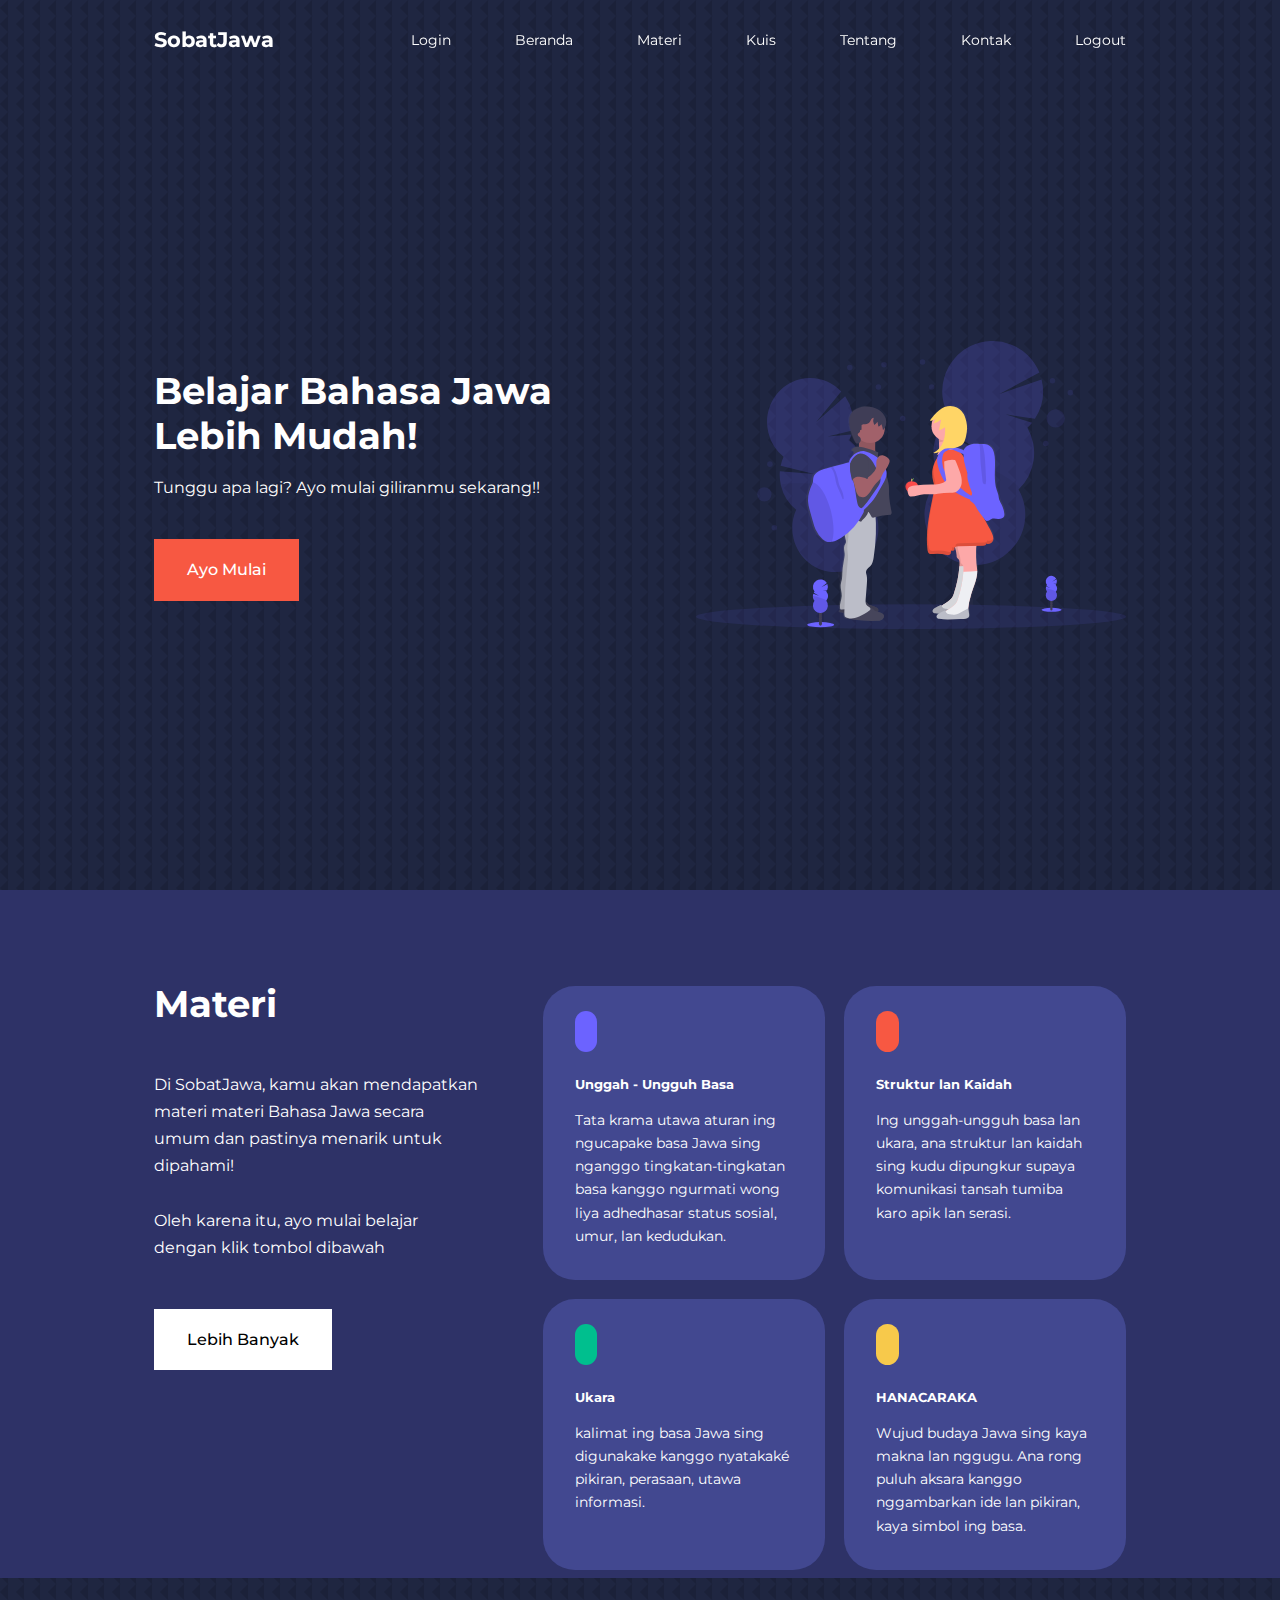
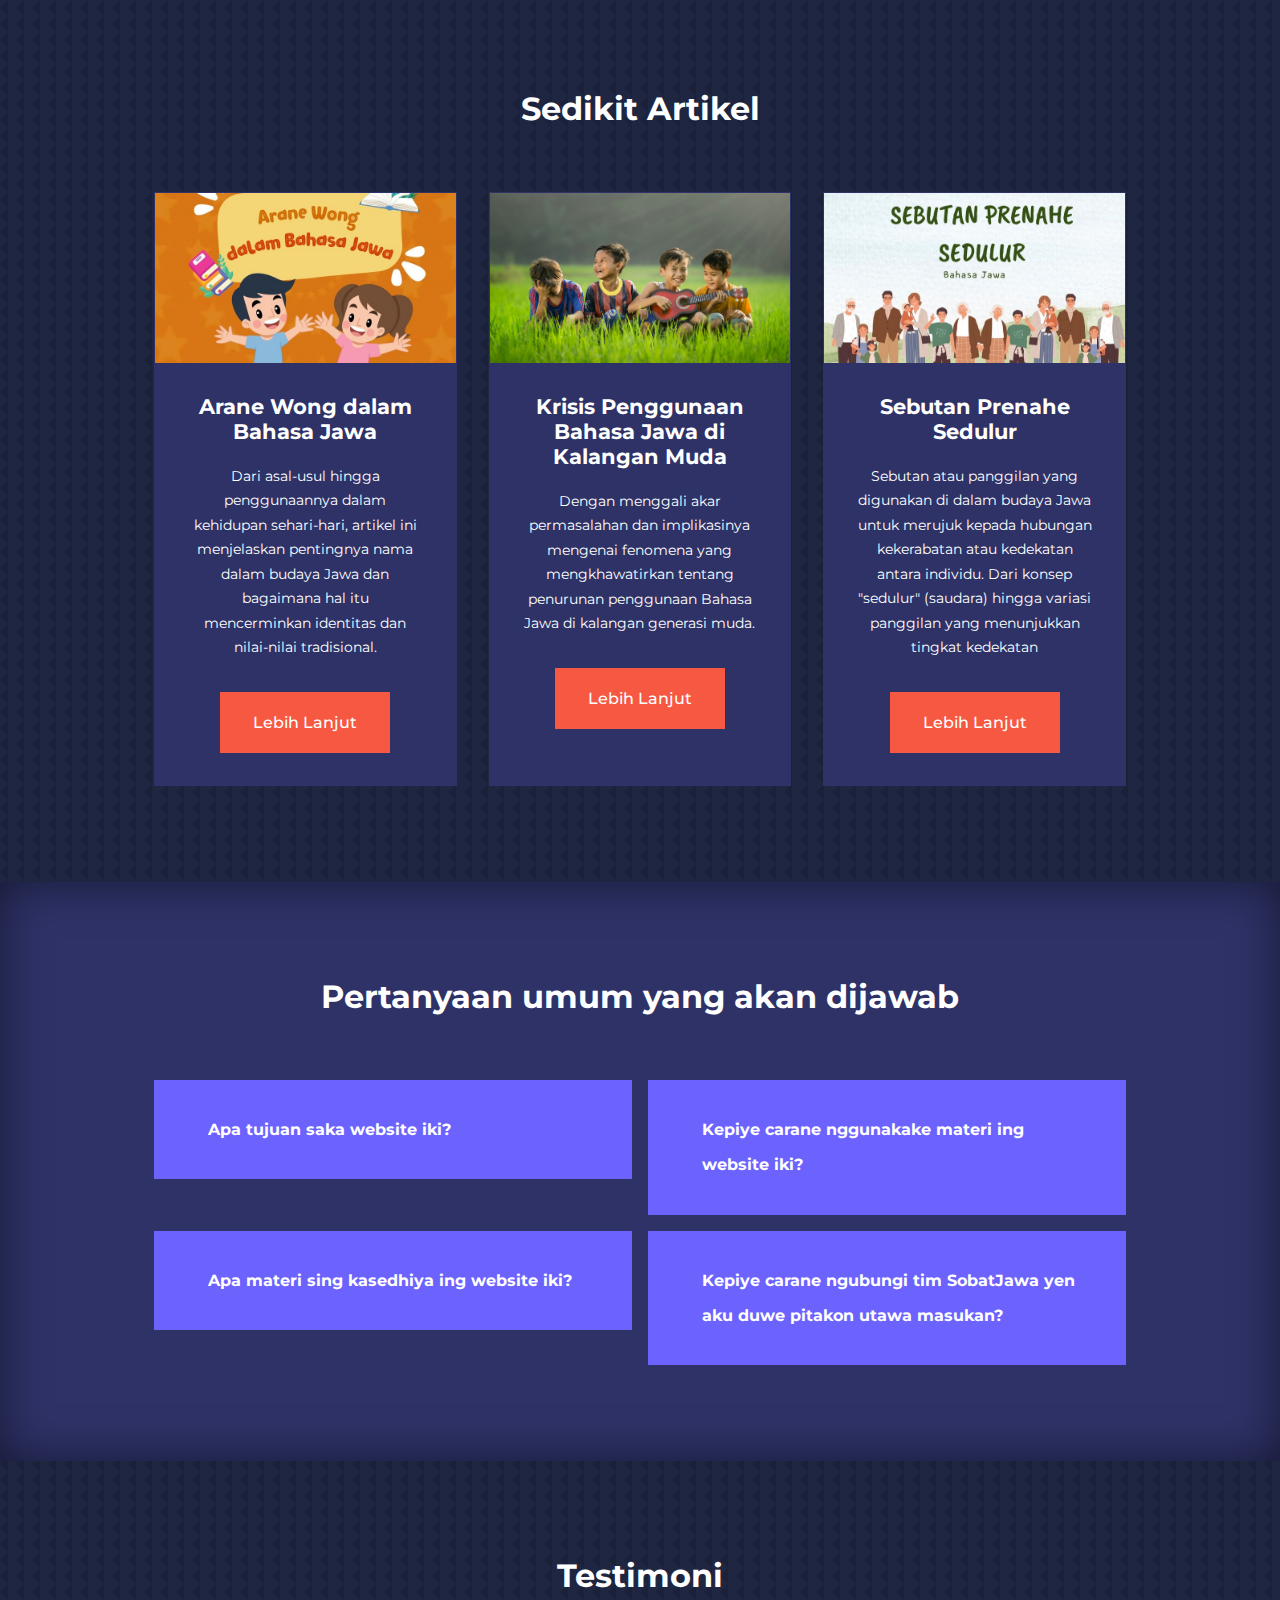
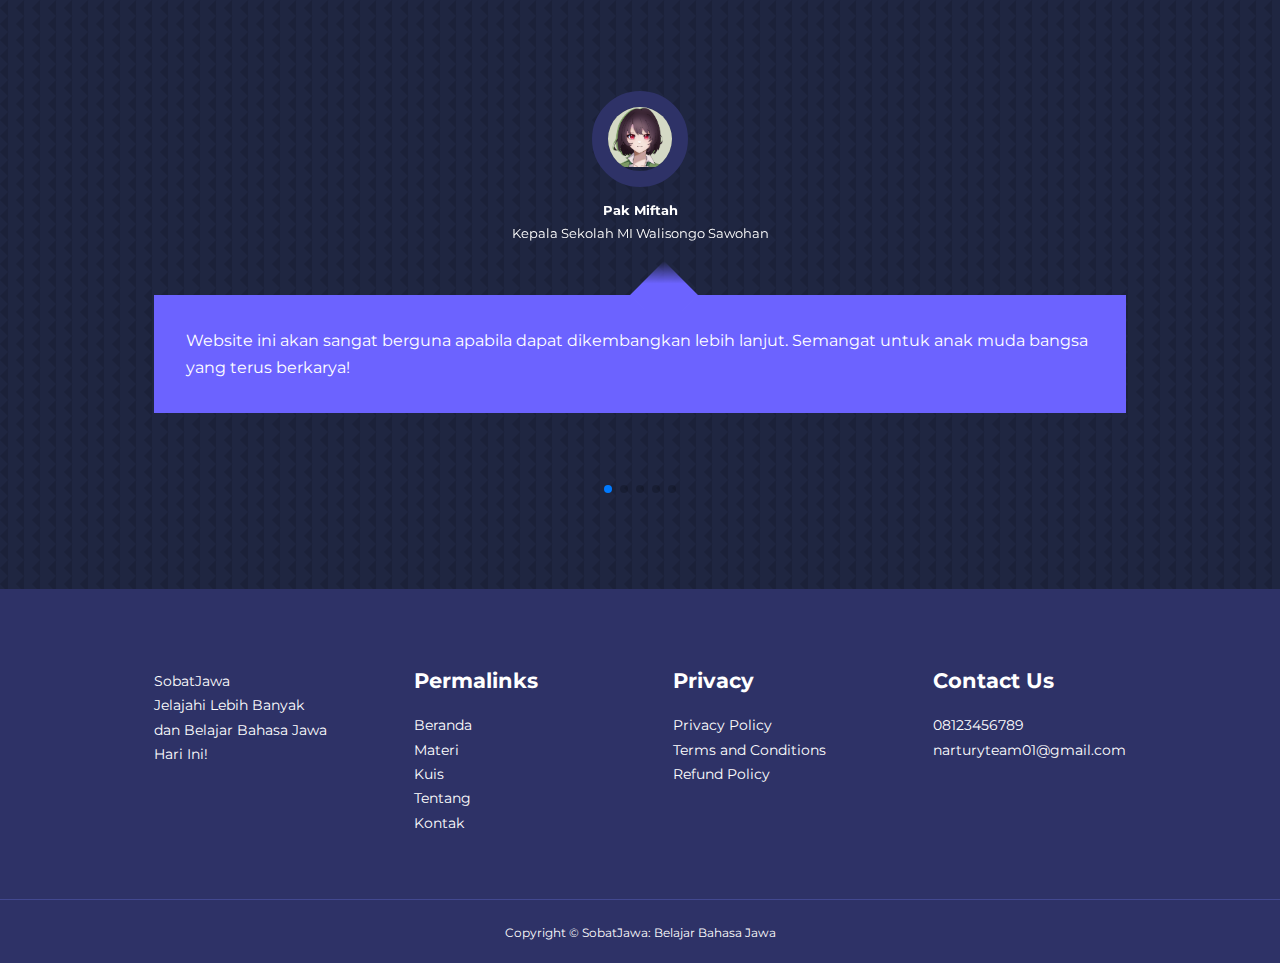
<file: index.html>
<!DOCTYPE html>
<html lang="en">
<head>
    <meta charset="UTF-8">
    <meta name="viewport" content="width=device-width, initial-scale=1.0">
    <title>SobatJawa : Belajar Bahasa Jawa</title>

    <link rel="stylesheet" href="./css/style.css">
    <!-- iconscout -->
    <link rel="stylesheet" href="https://unicons.iconscout.com/release/v4.0.8/css/line.css">
    <!-- font montserrat -->
    <link rel="preconnect" href="https://fonts.googleapis.com">
    <link rel="preconnect" href="https://fonts.gstatic.com" crossorigin>
    <link href="https://fonts.googleapis.com/css2?family=Montserrat:ital,wght@0,100..900;1,100..900&display=swap" rel="stylesheet">

    <!-- swiper js -->
    <link rel="stylesheet" href="https://cdn.jsdelivr.net/npm/swiper@11/swiper-bundle.min.css"/>

    <style>
        body {
            background-image: url("./images/bg-texture.png");
        }
    </style>


</head>
<body>

    <nav>
        <div class="container nav_container">
            <a href="index.html"><h4>SobatJawa</h4></a>
            <ul class="nav_menu" id="nav_menu">
                <li><a href="login.html">Login</a></li>
                <li><a href="index.html">Beranda</a></li>
                <li><a href="course.html">Materi</a></li>
                <li><a href="quiz.html">Kuis</a></li> 
                <li><a href="about.html">Tentang</a></li>
                <li><a href="contact.html">Kontak</a></li>
                <a href="logout.php">Logout</a>
            </ul>
            <button id="open-menu-btn"><i class="uil uil-bars"></i></button>
            <button id="close-menu-btn"><i class="uil uil-multiply"></i></button>
        </div>
    </nav>
    

    <!-- NAVBAR END -->
    
    <header>
        <div class="container header_container">
            <div class="header_left">
                <h1>Belajar Bahasa Jawa Lebih Mudah!</h1>
                <p>
                    Tunggu apa lagi? Ayo mulai giliranmu sekarang!!
                </p>
                <a href="course.html" class="btn btn-primary">Ayo Mulai</a>
            </div>

            <div class="header_right">
                <div class="header_right_image">
                    <img src="./images/header.svg" alt="">
                </div>
            </div>
        </div>
    </header>

    <section class="categories">
        <div class="container categories_container">
            <div class="categories_left">
                <h1>Materi</h1>
                <p>
                    Di SobatJawa, kamu akan mendapatkan materi materi Bahasa Jawa secara umum dan pastinya menarik untuk dipahami! <br>
                    <br>
                    Oleh karena itu, ayo mulai belajar dengan klik tombol dibawah
                </p>
                <a href="course.html" class="btn">Lebih Banyak</a>
            </div>

            <div class="categories_right">
                <article class="category">
                    <span class="category_icon"><i class="uil uil-chat"></i></span>
                    <h5>Unggah - Ungguh Basa</h5>
                    <p>Tata krama utawa aturan ing ngucapake basa Jawa sing nganggo tingkatan-tingkatan basa kanggo ngurmati wong liya adhedhasar status sosial, umur, lan kedudukan.</p>
                </article>
                
                <article class="category">
                    <span class="category_icon"><i class="uil uil-sign-alt"></i></span>
                    <h5>Struktur lan Kaidah</h5>
                    <p>Ing unggah-ungguh basa lan ukara, ana struktur lan kaidah sing kudu dipungkur supaya komunikasi tansah tumiba karo apik lan serasi.</p>
                </article>

                <article class="category">
                    <span class="category_icon"><i class="uil uil-letter-english-a"></i></i></span>
                    <h5>Ukara</h5>
                    <p>kalimat ing basa Jawa sing digunakake kanggo nyatakaké pikiran, perasaan, utawa informasi.</p>
                </article>

                <article class="category">
                    <span class="category_icon"><i class="uil uil-archive"></i></span>
                    <h5>HANACARAKA</h5>
                    <p>Wujud budaya Jawa sing kaya makna lan nggugu. Ana rong puluh aksara kanggo nggambarkan ide lan pikiran, kaya simbol ing basa.</p>
                </article>
            </div>
        </div>
    </section>

    
    <section class="article">
        <h2>Sedikit Artikel</h2>
        <div class="container article_container">
            <article class="article_pack">
                <div class="article_image">
                    <img src="./images/article1.jpg" alt="">
                </div>
                <div class="article_info">
                    <h4>Arane Wong dalam Bahasa Jawa</h4>
                    <p>
                        Dari asal-usul hingga penggunaannya dalam kehidupan sehari-hari, artikel ini menjelaskan pentingnya nama dalam budaya Jawa dan bagaimana hal itu mencerminkan identitas dan nilai-nilai tradisional.
                    </p>
                    <a href="https://www.kompas.com/skola/read/2024/05/18/090000869/arane-wong-dalam-bahasa-jawa" class="btn btn-primary">Lebih Lanjut</a>
                </div>
            </article>

            <article class="article_pack">
                <div class="article_image">
                    <img src="./images/article2.jpg" alt="">
                </div>
                <div class="article_info">
                    <h4>Krisis Penggunaan Bahasa Jawa di Kalangan Muda</h4>
                    <p>
                        Dengan menggali akar permasalahan dan implikasinya mengenai fenomena yang mengkhawatirkan tentang penurunan penggunaan Bahasa Jawa di kalangan generasi muda.
                    </p>
                    <a href="https://radarsolo.jawapos.com/pendidikan/841700876/krisis-penggunaan-bahasa-jawa-pada-generasi-muda-mulai-terkikis-dari-keluarga" class="btn btn-primary">Lebih Lanjut</a>
                </div>
            </article>

            <article class="article_pack">
                <div class="article_image">
                    <img src="./images/article3.jpg" alt="">
                </div>
                <div class="article_info">
                    <h4>Sebutan Prenahe Sedulur</h4>
                    <p>
                        Sebutan atau panggilan yang digunakan di dalam budaya Jawa untuk merujuk kepada hubungan kekerabatan atau kedekatan antara individu. Dari konsep "sedulur" (saudara) hingga variasi panggilan yang menunjukkan tingkat kedekatan
                    </p>
                    <a href="https://www.kompas.com/skola/read/2024/05/18/080000769/sebutan-prenahe-sedulur-dalam-bahasa-jawa" class="btn btn-primary">Lebih Lanjut</a>
                </div>
            </article>
        </div>
    </section>

    <section class="faqs">
        <h2>Pertanyaan umum yang akan dijawab</h2>
        <div class="container faqs_container">
            <article class="faq">
                <div class="faq_icon"><i class="uil uil-plus"></i></div>
                <div class="question_answer">
                    <h4>Apa tujuan saka website iki?</h4>
                    <p>
                        Website iki tujuane kanggo mbantu wong-wong supaya luwih ngerti lan ngelakoni basa Jawa kanthi bener lan lancar. Kita nyedhiyakake materi-materi edukasi sing menarik lan gampang dingerteni.
                    </p>
                </div>
            </article>

            <article class="faq">
                <div class="faq_icon"><i class="uil uil-plus"></i></div>
                <div class="question_answer">
                    <h4>Kepiye carane nggunakake materi ing website iki?</h4>
                    <p>
                        Sampeyan bisa milih materi sing kasedhiya ing menu "Materi". Saben materi nduweni penjelasan lan conto sing rinci. Sampeyan uga bisa ngakses kuis latihan interaktif kanggo nambah kawruh sampeyan.
                    </p>
                </div>
            </article>

            <article class="faq">
                <div class="faq_icon"><i class="uil uil-plus"></i></div>
                <div class="question_answer">
                    <h4>Apa materi sing kasedhiya ing website iki?</h4>
                    <p>
                        Kita duwe macem-macem materi kanggo sinau basa Jawa, kalebu unggah-ungguh basa, struktur lan kaidah, ukara, lan hanacaraka. Saben materi dilengkapi karo conto lan latihan sing bisa mbantu sampeyan sinau luwih cepet.
                    </p>
                </div>
            </article>

            <article class="faq">
                <div class="faq_icon"><i class="uil uil-plus"></i></div>
                <div class="question_answer">
                    <h4>Kepiye carane ngubungi tim SobatJawa yen aku duwe pitakon utawa masukan?</h4>
                    <p>
                        Sampeyan bisa ngubungi tim SobatJawa liwat halaman "Kontak" sing kasedhiya ing menu. Sampeyan bisa ngirim pesen liwat email utawa nomer telpon sing kasedhiya.
                    </p>
                </div>
            </article>
        </div>
    </section>

    <section class="container testimonial_container mySwiper">
        <h2>Testimoni</h2>
        <div class="swiper-wrapper">
            <article class="testimonial swiper-slide">
                <div class="avatar">
                    <img src="./images/avatar-testi.png" alt="">
                </div>
                <div class="testimonial_info">
                    <h5>Pak Miftah</h5>
                    <small>Kepala Sekolah MI Walisongo Sawohan</small>
                </div>
                <div class="testimonial_body">
                    <p>
                        Website ini akan sangat berguna apabila dapat dikembangkan lebih lanjut. Semangat untuk anak muda bangsa yang terus berkarya!
                    </p>
                </div>
            </article>

            <article class="testimonial swiper-slide">
                <div class="avatar">
                    <img src="./images/avatar-testi.png" alt="">
                </div>
                <div class="testimonial_info">
                    <h5>Azriel Dirga</h5>
                    <small>College Student</small>
                </div>
                <div class="testimonial_body">
                    <p>
                        Website SobatJawa pancen apik tenan! Materine lengkap lan gampang dingerteni. Aku bisa sinau basa Jawa kanthi cara sing luwih interaktif lan menarik. Saiki aku luwih percaya diri nganggo basa Jawa ing saben dinane.
                    </p>
                </div>
            </article>

            <article class="testimonial swiper-slide">
                <div class="avatar">
                    <img src="./images/avatar-testi.png" alt="">
                </div>
                <div class="testimonial_info">
                    <h5>Najoan</h5>
                    <small>College Student</small>
                </div>
                <div class="testimonial_body">
                    <p>
                        SobatJawa nduweni materi sing apik lan jelas. Aku seneng banget karo cara penyampaiannya sing interaktif. Website iki mbantu aku ngerti unggah-ungguh basa lan hanacaraka kanthi gampang. Matur nuwun SobatJawa!
                    </p>
                </div>
            </article>
            <article class="testimonial swiper-slide">
                <div class="avatar">
                    <img src="./images/avatar-testi.png" alt="">
                </div>
                <div class="testimonial_info">
                    <h5>Arka</h5>
                    <small>College Student</small>
                </div>
                <div class="testimonial_body">
                    <p>
                        SobatJawa mbantu aku banget kanggo sinau basa Jawa. Materine menarik lan gampang dipahami. Aku uga seneng karo latihan-latihan sing disedhiyakake, dadi aku bisa terus latihan lan ningkatake kemampuanku.
                    </p>
                </div>
            </article>
            <article class="testimonial swiper-slide">
                <div class="avatar">
                    <img src="./images/avatar-testi.png" alt="">
                </div>
                <div class="testimonial_info">
                    <h5>Yessy</h5>
                    <small>College Student</small>
                </div>
                <div class="testimonial_body">
                    <p>
                        Website iki minangka alat sing luar biasa kanggo melestarikan budaya lan basa Jawa. erima kasih SobatJawa kanggo usaha apik iki.
                    </p>
                </div>
            </article>
    <div class="container nav_container">
        <a href="index.html"><h4>SobatJawa</h4></a>
        <ul class="nav_menu" id="nav_menu">
            
            <li><a href="index.html">Beranda</a></li>
            <li><a href="course.html">Materi</a></li>
            <li><a href="quiz.html">Kuis</a></li> <!-- New quiz link -->
            <li><a href="about.html">Tentang</a></li>
            <li><a href="contact.html">Kontak</a></li>
        </ul>
        <button id="open-menu-btn"><i class="uil uil-bars"></i></button>
        <button id="close-menu-btn"><i class="uil uil-multiply"></i></button>
    </div>
</nav>
                    </p>
                </div>
            </article>
        </div>
        <div class="swiper-pagination"></div>
    </section>


    <footer>
        <div class="container footer_container">
            <div class="footer_1">
                <a href="index.html" class="footer_logo">SobatJawa</a>
                <p>
                    Jelajahi Lebih Banyak dan Belajar Bahasa Jawa Hari Ini!
                </p>
            </div>

            <div class="footer_2">
                <h4>Permalinks</h4>
                <ul class="permalinks">
                    <li><a href="index.html">Beranda</a></li>
                    <li><a href="course.html">Materi</a></li>
                    <li><a href="quiz.html">Kuis</a></li>
                    <li><a href="about.html">Tentang</a></li>
                    <li><a href="contact.html">Kontak</a></li>
                </ul>
            </div>

            <div class="footer_3">
                <h4>Privacy</h4>
                <ul class="permalinks">
                    <li><a href="#">Privacy Policy</a></li>
                    <li><a href="#">Terms and Conditions</a></li>
                    <li><a href="#">Refund Policy</a></li>
                </ul>
            </div>

            <div class="footer_4">
                <h4>Contact Us</h4>
                <div>
                    <p>08123456789</p>
                    <p>narturyteam01@gmail.com</p>
                </div>

                <ul class="footer_socials">
                    <li>
                        <a href="#"><i class="uil uil-facebook"></i></a>
                    </li>
                    <li>
                        <a href="#"><i class="uil uil-instagram"></i></a>
                    </li>
                    <li>
                        <a href="#"><i class="uil uil-twitter"></i></a>
                    </li>
                    <li>
                        <a href="#"><i class="uil uil-linkedin-alt"></i></a>
                    </li>
                </ul>
            </div>

        </div>
        
        <div class="footer_copyright">
            <small>Copyright &copy; SobatJawa: Belajar Bahasa Jawa</small>
        </div>

    </footer>







    <script src="https://cdn.jsdelivr.net/npm/swiper@11/swiper-bundle.min.js"></script>
    <script src="./main.js"></script>

    <script>
        var swiper = new Swiper(".mySwiper", {
        slidesPerView: 1,
        spaceBetween: 30,
        pagination: {
        el: ".swiper-pagination",
        clickable: true,
      },
    //   width >= 600px
    breakpoint: {
        600: {
            slidesPerView: 2,
        }
    }
    });
    </script>

</body>
</html>
</file>
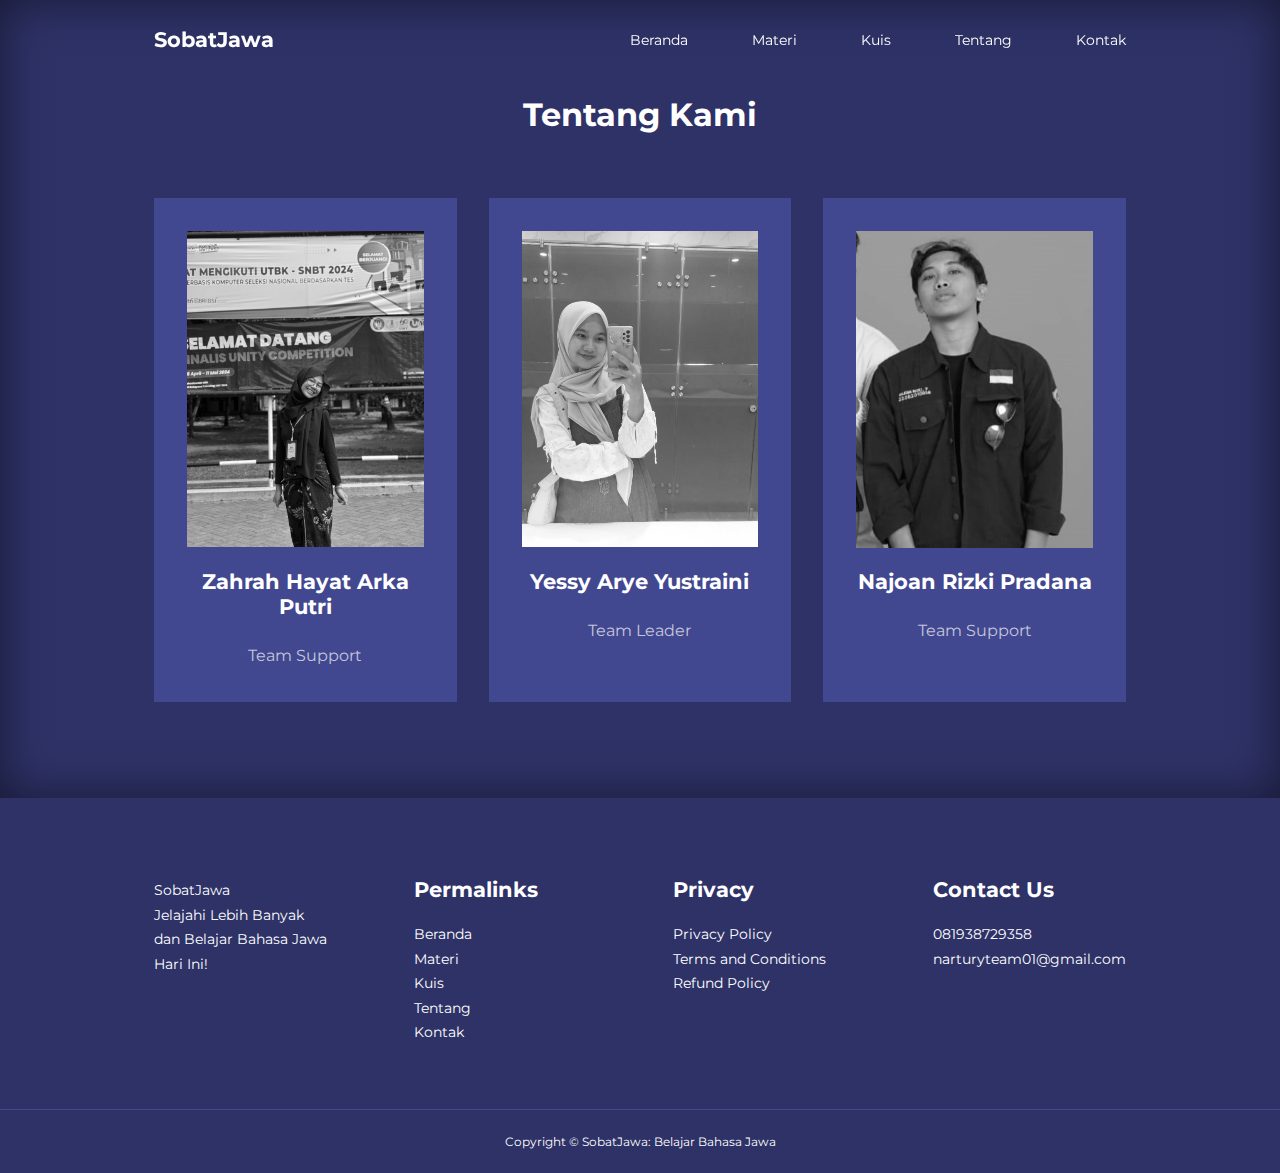
<file: about.html>
<!DOCTYPE html>
<html lang="en">
  <head>
    <meta charset="UTF-8" />
    <meta name="viewport" content="width=device-width, initial-scale=1.0" />
    <title>SobatJawa : Belajar Bahasa Jawa</title>

    <link rel="stylesheet" href="./css/style.css" />
    <link rel="stylesheet" href="./css/about.css" />
    <!-- iconscout -->
    <link
      rel="stylesheet"
      href="https://unicons.iconscout.com/release/v4.0.8/css/line.css"
    />
    <!-- font montserrat -->
    <link rel="preconnect" href="https://fonts.googleapis.com" />
    <link rel="preconnect" href="https://fonts.gstatic.com" crossorigin />
    <link
      href="https://fonts.googleapis.com/css2?family=Montserrat:ital,wght@0,100..900;1,100..900&display=swap"
      rel="stylesheet"
    />
    <style>
      body {
          background-image: url("./images/bg-texture.png");
      }
    </style>

    
  </head>
  <body>
    <nav>
      <div class="container nav_container">
        <a href="index.html"><h4>SobatJawa</h4></a>
        <ul class="nav_menu">
          <li><a href="index.html">Beranda</a></li>
                <li><a href="course.html">Materi</a></li>
                <li><a href="quiz.html">Kuis</a></li> <!-- New quiz link -->
                <li><a href="about.html">Tentang</a></li>
                <li><a href="contact.html">Kontak</a></li>
        </ul>
        <button id="open-menu-btn"><i class="uil uil-bars"></i></button>
        <button id="close-menu-btn"><i class="uil uil-multiply"></i></button>
      </div>
    </nav>

    <!-- NAVBAR END -->

    <!-- about team sect -->
    <section class="team">
      <h2>Tentang Kami</h2>
      <div class="container team_container">
        <article class="team_member">
          <div class="team_member-img">
            <img src="./images/WhatsApp Image 2024-06-05 at 12.20.12 PM.jpeg" alt="">
          </div>
          <div class="team_member-info">
            <h4>Zahrah Hayat Arka Putri</h4>
            <p>Team Support</p>
          </div>
          <div class="team_member-social">
            <a href="https://www.instagram.com/arkanaeru_/" target="_blank"><i class="uil uil-instagram"></i></a>
            <a href="https://x.com/" target="_blank"><i class="uil uil-twitter-alt"></i></a>
            <a href="https://linkedin/in/arkanaeru" target="_blank"><i class="uil uil-linkedin-alt"></i></a>
          </div>
        </article>

        <article class="team_member">
          <div class="team_member-img">
            <img src="./images/WhatsApp Image 2024-06-05 at 12.58.01 PM.jpeg" alt="">
          </div>
          <div class="team_member-info">
            <h4>Yessy Arye Yustraini</h4>
            <p>Team Leader</p>
          </div>
          <div class="team_member-social">
            <a href="https://www.instagram.com/yessyarye/" target="_blank"><i class="uil uil-instagram"></i></a>
            <a href="https://x.com/" target="_blank"><i class="uil uil-twitter-alt"></i></a>
            <a href="https://linkedin.com/" target="_blank"><i class="uil uil-linkedin-alt"></i></a>
          </div>
        </article>

        <article class="team_member">
          <div class="team_member-img">
            <img src="./images/WhatsApp Image 2024-05-26 at 2.25.36 PM.jpeg" alt="">
          </div>
          <div class="team_member-info">
            <h4>Najoan Rizki Pradana</h4>
            <p>Team Support</p>
          </div>
          <div class="team_member-social">
            <a href="https://www.instagram.com/jorizki._" target="_blank"><i class="uil uil-instagram"></i></a>
            <a href="https://x.com/" target="_blank"><i class="uil uil-twitter-alt"></i></a>
            <a href="https://linkedin.com/" target="_blank"><i class="uil uil-linkedin-alt"></i></a>
          </div>
        </article>
      </div>
    </section>









    <footer>
      <div class="container footer_container">
        <div class="footer_1">
          <a href="index.html" class="footer_logo">SobatJawa</a>
          <p>
            Jelajahi Lebih Banyak dan Belajar Bahasa Jawa Hari Ini!
            <!-- Kita ngarep-arep website iki saged mbiyantu panjenengan sinau basa Jawa kanthi luwih efektif lan nyenengake. Matur nuwun wis gunakna SobatJawa lan sugeng sinau! -->
          </p>
        </div>

        <div class="footer_2">
          <h4>Permalinks</h4>
          <ul class="permalinks">
            <li><a href="index.html">Beranda</a></li>
            <li><a href="course.html">Materi</a></li>
            <li><a href="quiz.html">Kuis</a></li>
            <li><a href="about.html">Tentang</a></li>
            <li><a href="contact.html">Kontak</a></li>
          </ul>
        </div>

        <div class="footer_3">
          <h4>Privacy</h4>
          <ul class="permalinks">
            <li><a href="#">Privacy Policy</a></li>
            <li><a href="#">Terms and Conditions</a></li>
            <li><a href="#">Refund Policy</a></li>
          </ul>
        </div>

        <div class="footer_4">
          <h4>Contact Us</h4>
          <div>
            <p>081938729358</p>
            <p>narturyteam01@gmail.com</p>
          </div>

          <ul class="footer_socials">
            <li>
              <a href="#"><i class="uil uil-facebook"></i></a>
            </li>
            <li>
              <a href="#"><i class="uil uil-instagram"></i></a>
            </li>
            <li>
              <a href="#"><i class="uil uil-twitter"></i></a>
            </li>
            <li>
              <a href="#"><i class="uil uil-linkedin-alt"></i></a>
            </li>
          </ul>
        </div>
      </div>

      <div class="footer_copyright">
        <small>Copyright &copy; SobatJawa: Belajar Bahasa Jawa</small>
      </div>
    </footer>

    <script src="./main.js"></script>

  </body>
</html>
</file>
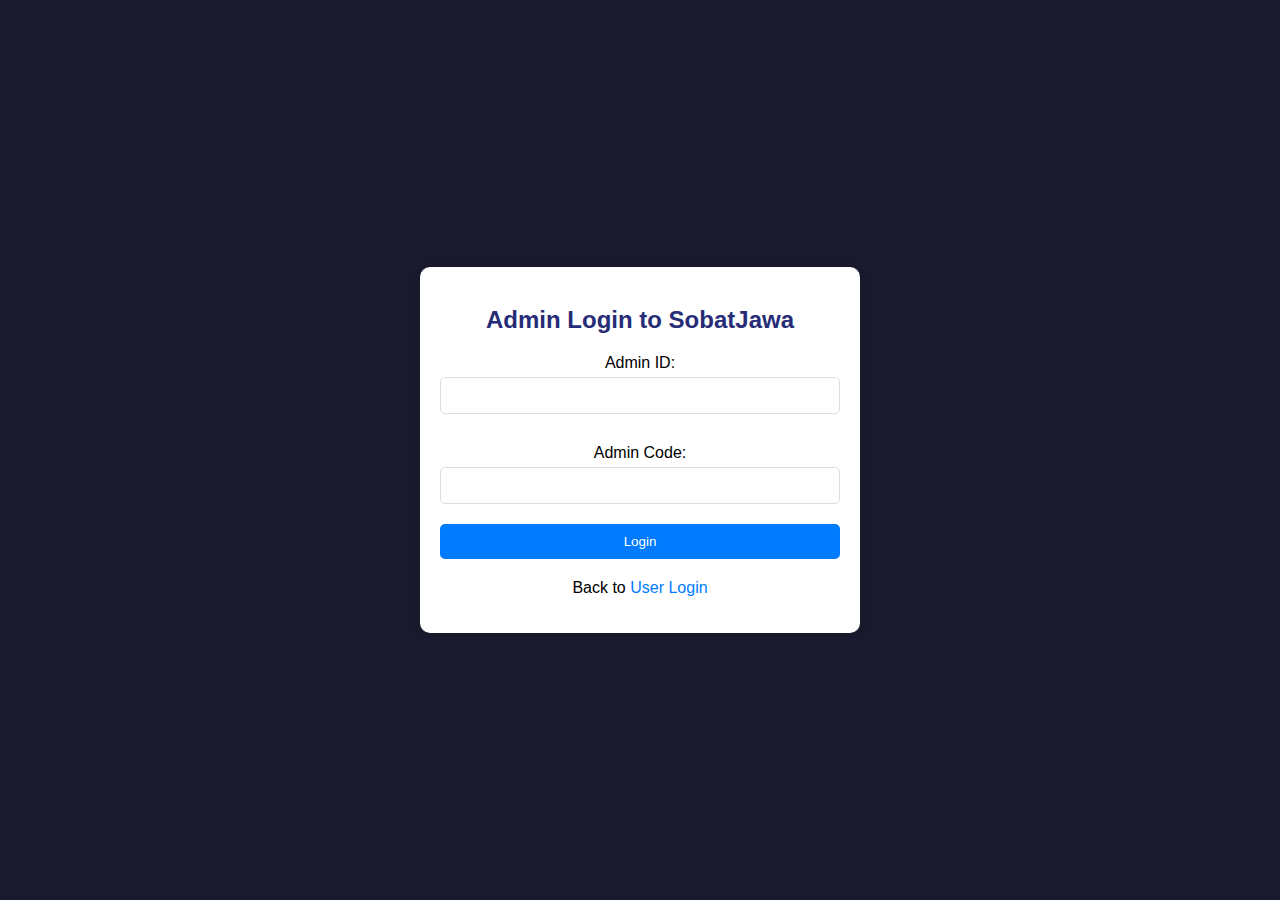
<file: admin_login.html>
<!DOCTYPE html>
<html lang="en">
<head>
    <meta charset="UTF-8">
    <meta name="viewport" content="width=device-width, initial-scale=1.0">
    <title>Admin Login - SobatJawa</title>
    <link rel="stylesheet" href="./css/login.css">
    <!-- iconscout -->
    <link rel="stylesheet" href="https://unicons.iconscout.com/release/v4.0.8/css/line.css">
    <!-- font montserrat -->
    <link rel="preconnect" href="https://fonts.googleapis.com">
    <link rel="preconnect" href="https://fonts.gstatic.com" crossorigin>
    <link href="https://fonts.googleapis.com/css2?family=Montserrat:ital,wght@0,100..900;1,100..900&display=swap" rel="stylesheet">
</head>
<body>
    <div class="container">
        <h2>Admin Login to SobatJawa</h2>
        <form action="admin_login.php" method="POST">
            <label for="id_admin">Admin ID:</label>
            <input type="text" id="id_admin" name="id_admin" required>
            <label for="kode_admin">Admin Code:</label>
            <input type="password" id="kode_admin" name="kode_admin" required>
            <button type="submit">Login</button>
        </form>
        <p>Back to <a href="login.html">User Login</a></p>
    </div>
</body>
</html>
</file>
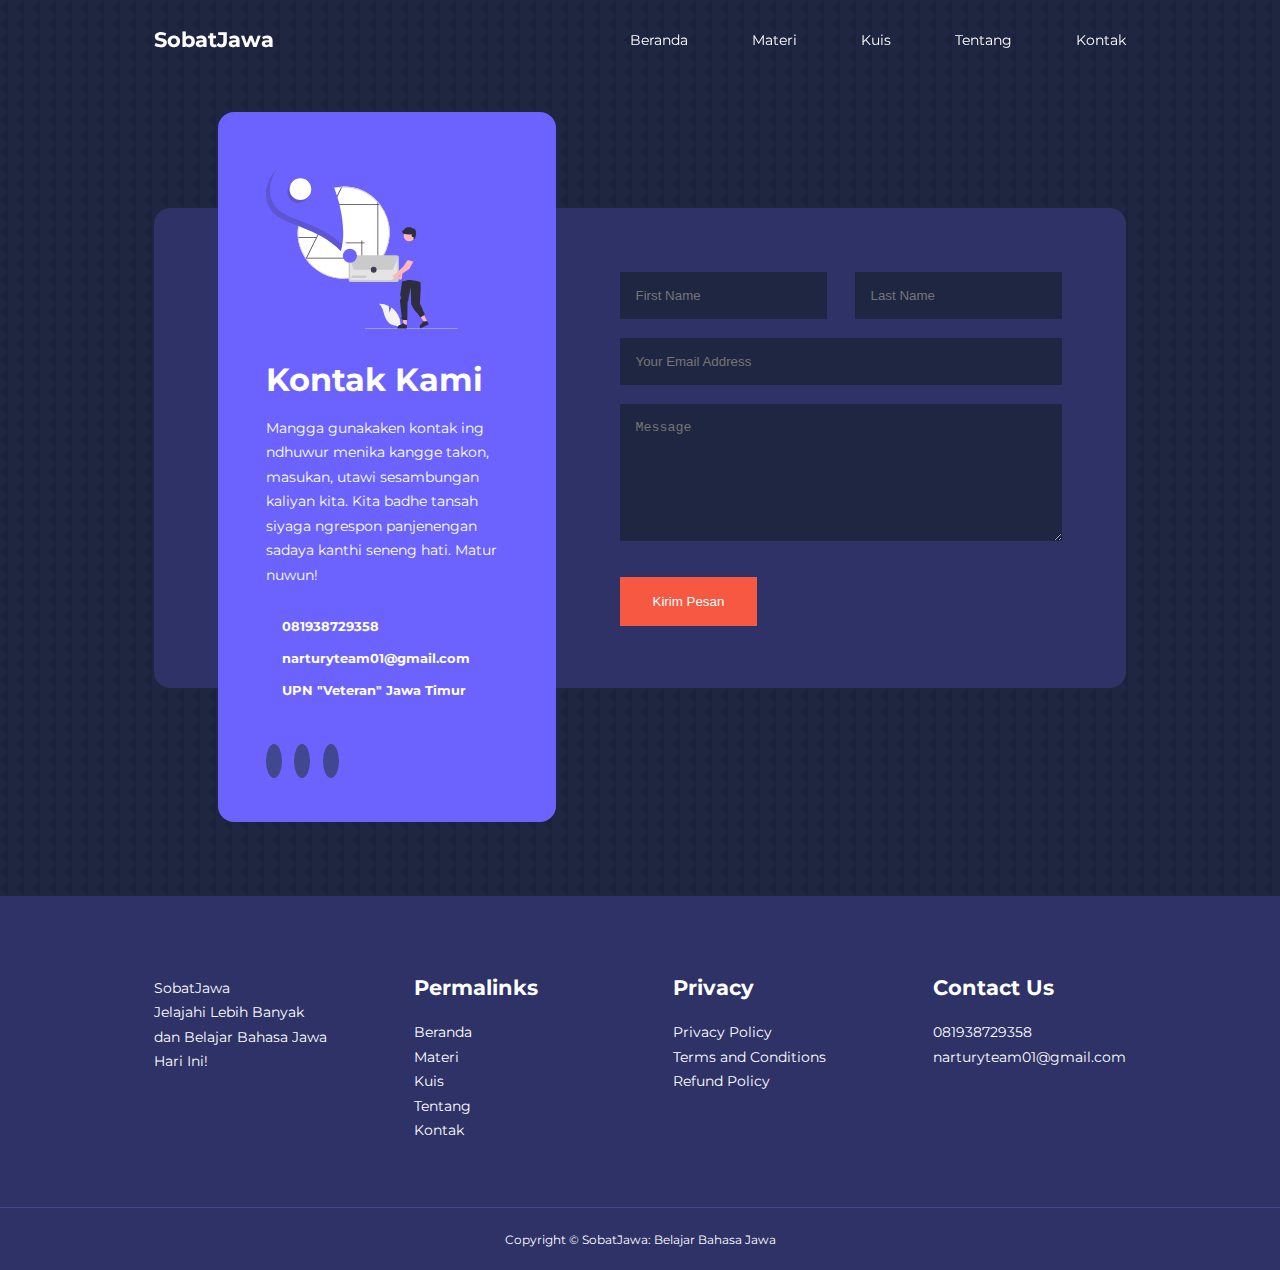
<file: contact.html>
<!DOCTYPE html>
<html lang="en">
  <head>
    <meta charset="UTF-8" />
    <meta name="viewport" content="width=device-width, initial-scale=1.0" />
    <title>SobatJawa : Belajar Bahasa Jawa</title>

    <link rel="stylesheet" href="./css/style.css" />
    <link rel="stylesheet" href="./css/contact.css" />
    <!-- iconscout -->
    <link
      rel="stylesheet"
      href="https://unicons.iconscout.com/release/v4.0.8/css/line.css"
    />
    <!-- font montserrat -->
    <link rel="preconnect" href="https://fonts.googleapis.com" />
    <link rel="preconnect" href="https://fonts.gstatic.com" crossorigin />
    <link
      href="https://fonts.googleapis.com/css2?family=Montserrat:ital,wght@0,100..900;1,100..900&display=swap"
      rel="stylesheet"
    />
    <style>
      body {
          background-image: url("./images/bg-texture.png");
      }
    </style>



  </head>
  <body>
    <nav>
      <div class="container nav_container">
        <a href="index.html"><h4>SobatJawa</h4></a>
        <ul class="nav_menu">
          <li><a href="index.html">Beranda</a></li>
                <li><a href="course.html">Materi</a></li>
                <li><a href="quiz.html">Kuis</a></li> <!-- New quiz link -->
                <li><a href="about.html">Tentang</a></li>
                <li><a href="contact.html">Kontak</a></li>
        </ul>
        <button id="open-menu-btn"><i class="uil uil-bars"></i></button>
        <button id="close-menu-btn"><i class="uil uil-multiply"></i></button>
      </div>
    </nav>

    <!-- NAVBAR END -->

    <section class="contact">
      <div class="container contact_container">
        <aside class="contact_aside">
          <div class="aside_img">
            <img src="./images/contact.svg" alt="" />
          </div>
          <h2>Kontak Kami</h2>
          <p>
            Mangga gunakaken kontak ing ndhuwur menika kangge takon, masukan, utawi sesambungan kaliyan kita. Kita badhe tansah siyaga ngrespon panjenengan sadaya kanthi seneng hati. Matur nuwun!
          </p>
          <ul class="contact_details">
            <li>
              <i class="uil uil-phone-times"></i>
              <h5>081938729358</h5>
            </li>
            <li>
              <i class="uil uil-envelope"></i>
              <h5>narturyteam01@gmail.com</h5>
            </li>
            <li>
              <i class="uil uil-location-point"></i>
              <h5>UPN "Veteran" Jawa Timur</h5>
            </li>
          </ul>
          <ul class="contact_social">
            <li>
              <a href="https://instagram.com">
                <i class="uil uil-instagram"></i
              ></a>
            </li>
            <li>
              <a href="https://linkedin.com">
                <i class="uil uil-linkedin-alt"></i
              ></a>
            </li>
            <li>
              <a href="https://x.com">
                <i class="uil uil-twitter"></i
              ></a>
            </li>
            
          </ul>
        </aside>


        <form class="contact_form" action="https://formspree.io/f/mwkgjdrb" method="POST">
          <div class="form_name">
            <input type="text" name="First Name" placeholder="First Name" required>
            <input type="text" name="Last Name" placeholder="Last Name" required>
          </div>
          <input type="email" name="Email Address" placeholder="Your Email Address" required>
          <textarea name="Message" rows="7" placeholder="Message" required></textarea>
          <button type="submit" class="btn btn-primary">Kirim Pesan</button>
        </form>


      </div>
    </section>

    <footer>
      <div class="container footer_container">
        <div class="footer_1">
          <a href="index.html" class="footer_logo">SobatJawa</a>
          <p>
            Jelajahi Lebih Banyak dan Belajar Bahasa Jawa Hari Ini!
            <!-- Kita ngarep-arep website iki saged mbiyantu panjenengan sinau basa Jawa kanthi luwih efektif lan nyenengake. Matur nuwun wis gunakna SobatJawa lan sugeng sinau! -->
          </p>
        </div>

        <div class="footer_2">
          <h4>Permalinks</h4>
          <ul class="permalinks">
            <li><a href="index.html">Beranda</a></li>
            <li><a href="course.html">Materi</a></li>
            <li><a href="quiz.html">Kuis</a></li>
            <li><a href="about.html">Tentang</a></li>
            <li><a href="contact.html">Kontak</a></li>
          </ul>
        </div>

        <div class="footer_3">
          <h4>Privacy</h4>
          <ul class="permalinks">
            <li><a href="#">Privacy Policy</a></li>
            <li><a href="#">Terms and Conditions</a></li>
            <li><a href="#">Refund Policy</a></li>
          </ul>
        </div>

        <div class="footer_4">
          <h4>Contact Us</h4>
          <div>
            <p>081938729358</p>
            <p>narturyteam01@gmail.com</p>
          </div>

          <ul class="footer_socials">
            <li>
              <a href="#"><i class="uil uil-facebook"></i></a>
            </li>
            <li>
              <a href="#"><i class="uil uil-instagram"></i></a>
            </li>
            <li>
              <a href="#"><i class="uil uil-twitter"></i></a>
            </li>
            <li>
              <a href="#"><i class="uil uil-linkedin-alt"></i></a>
            </li>
          </ul>
        </div>
      </div>

      <div class="footer_copyright">
        <small>Copyright &copy; SobatJawa: Belajar Bahasa Jawa</small>
      </div>
    </footer>

    <script src="./main.js"></script>
  </body>
</html>
</file>
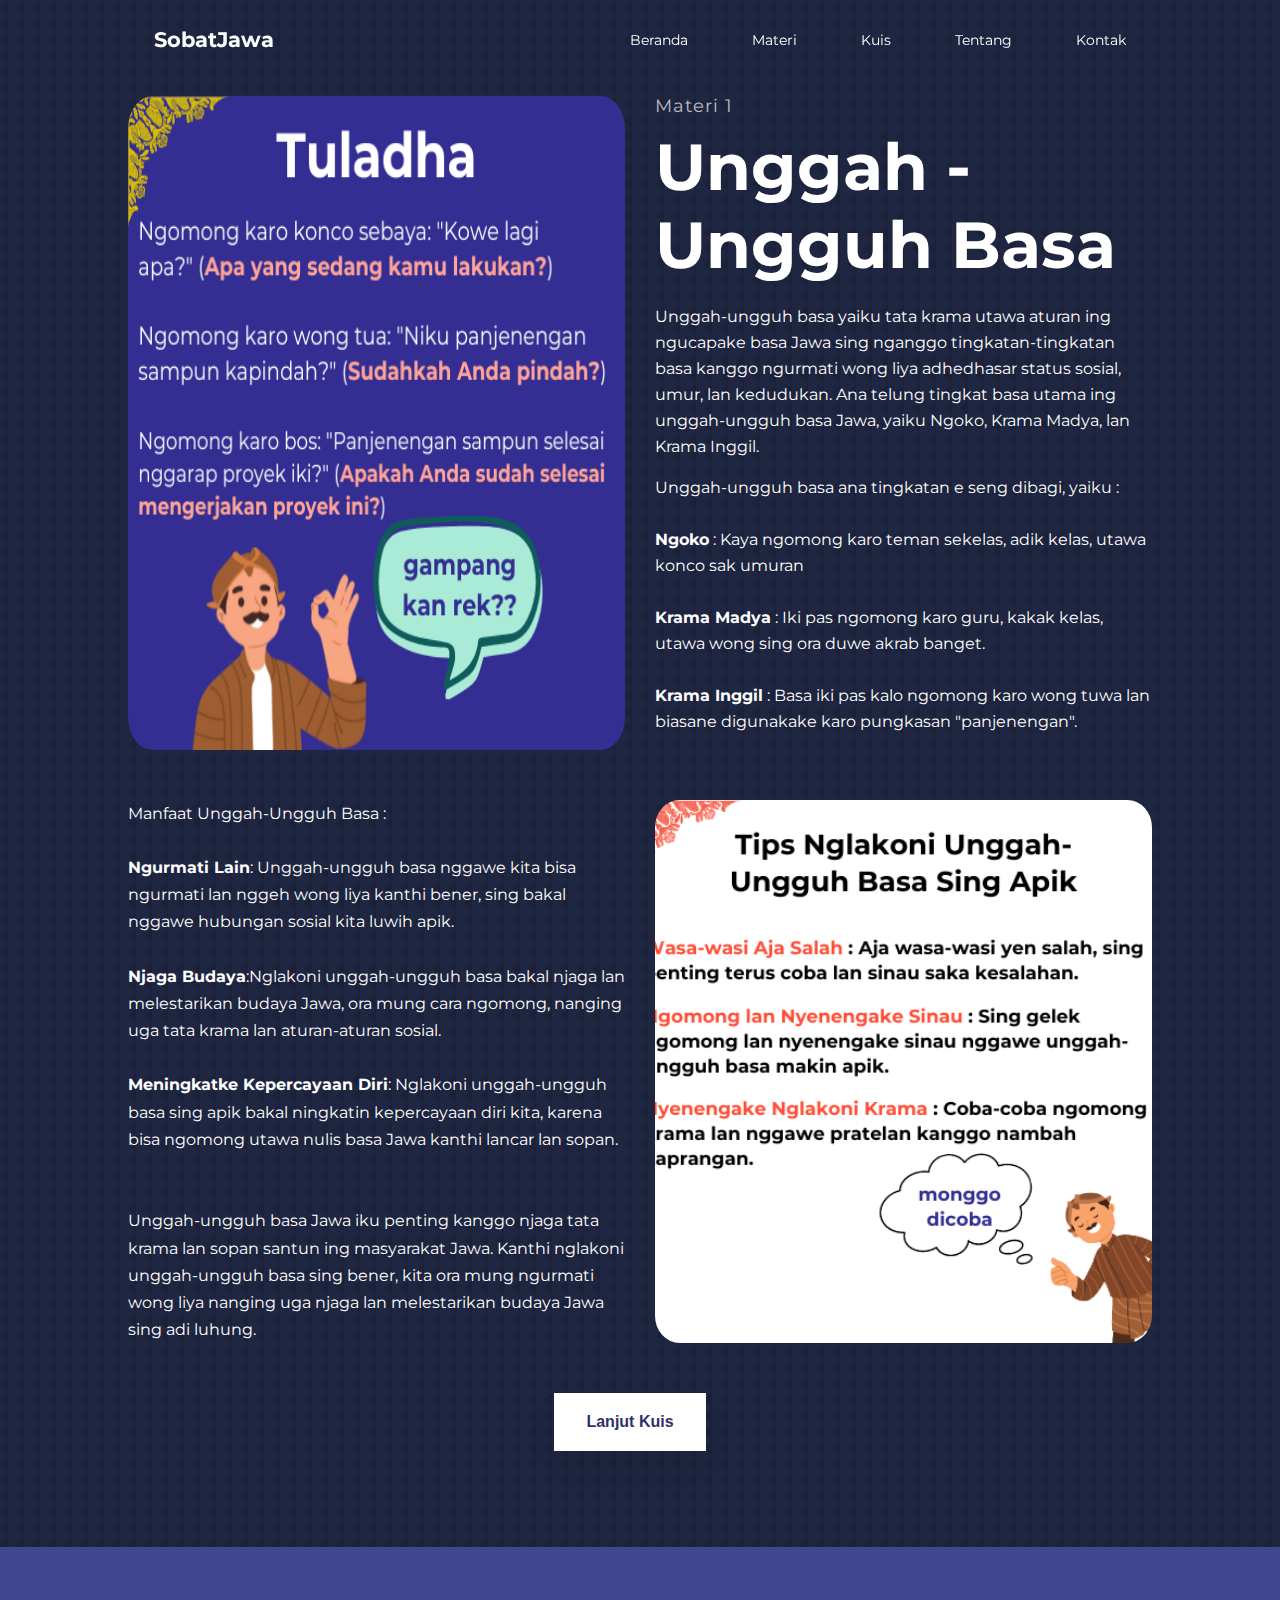
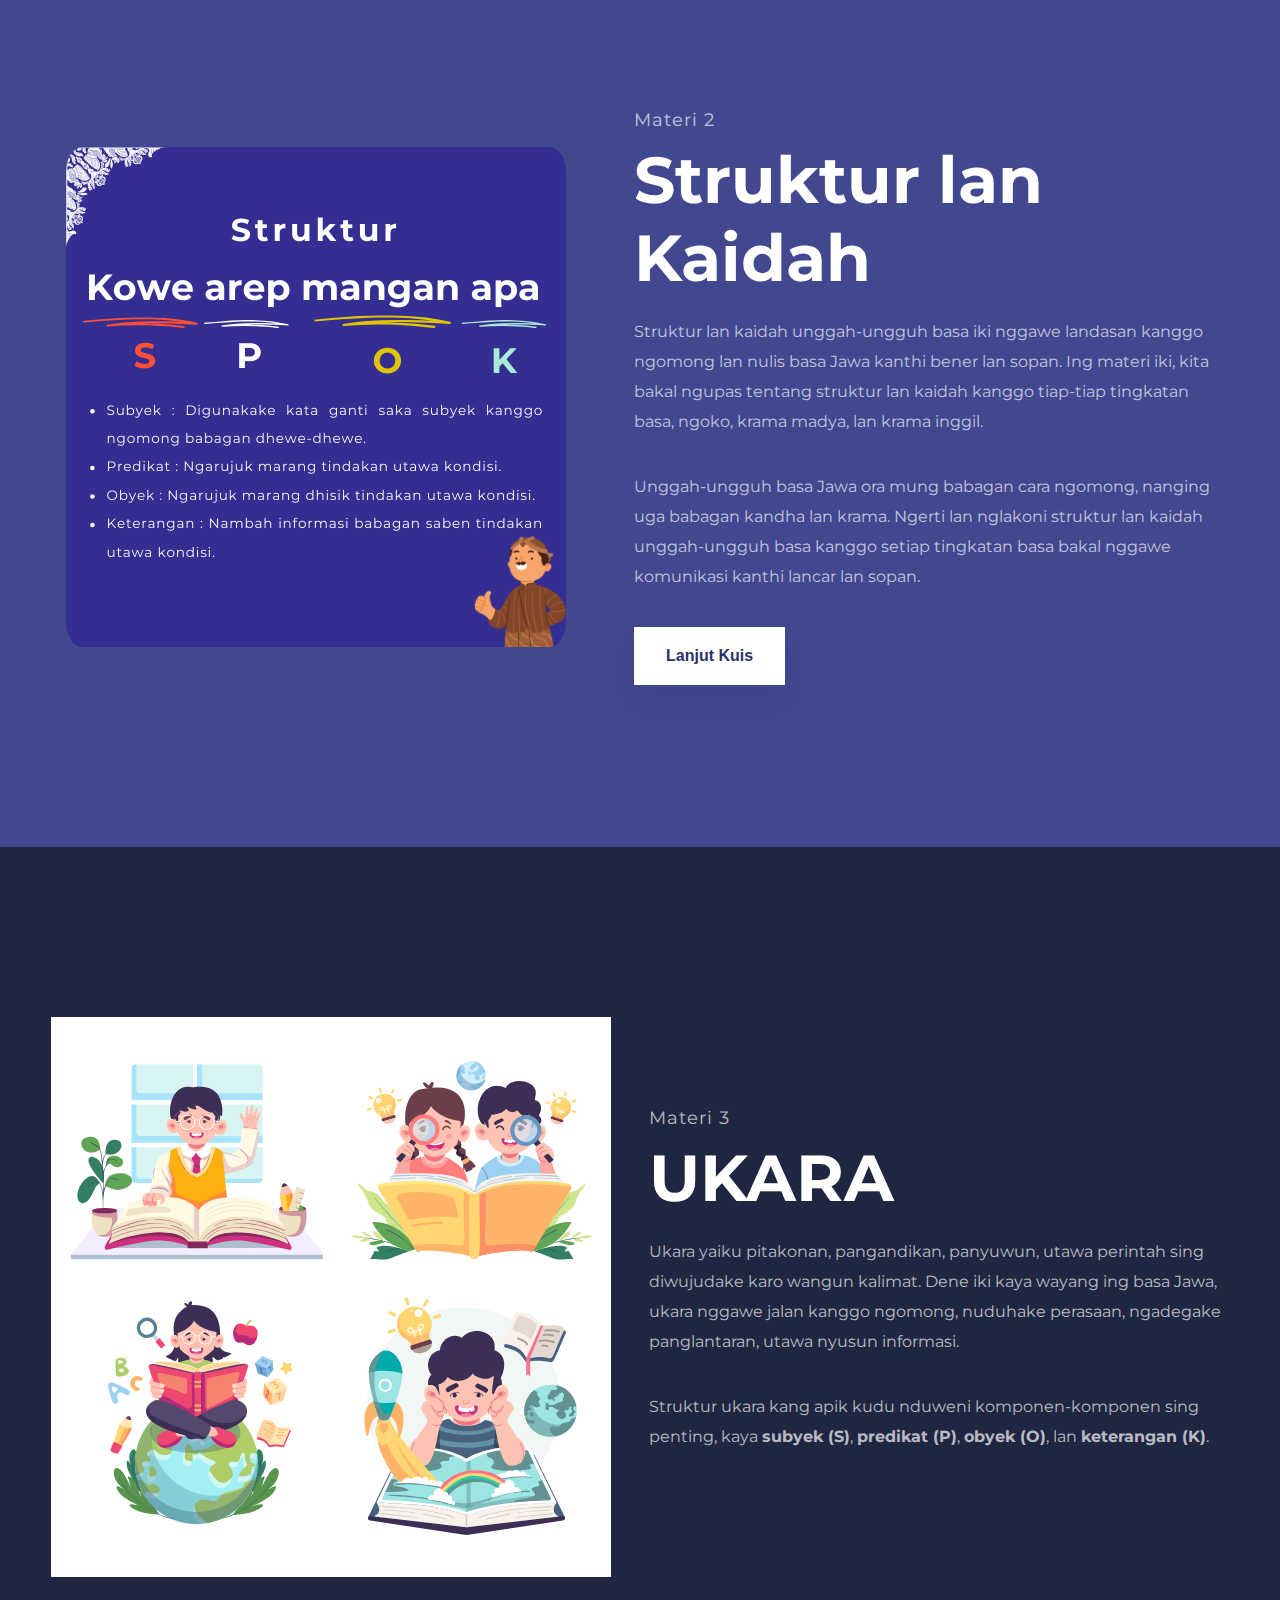
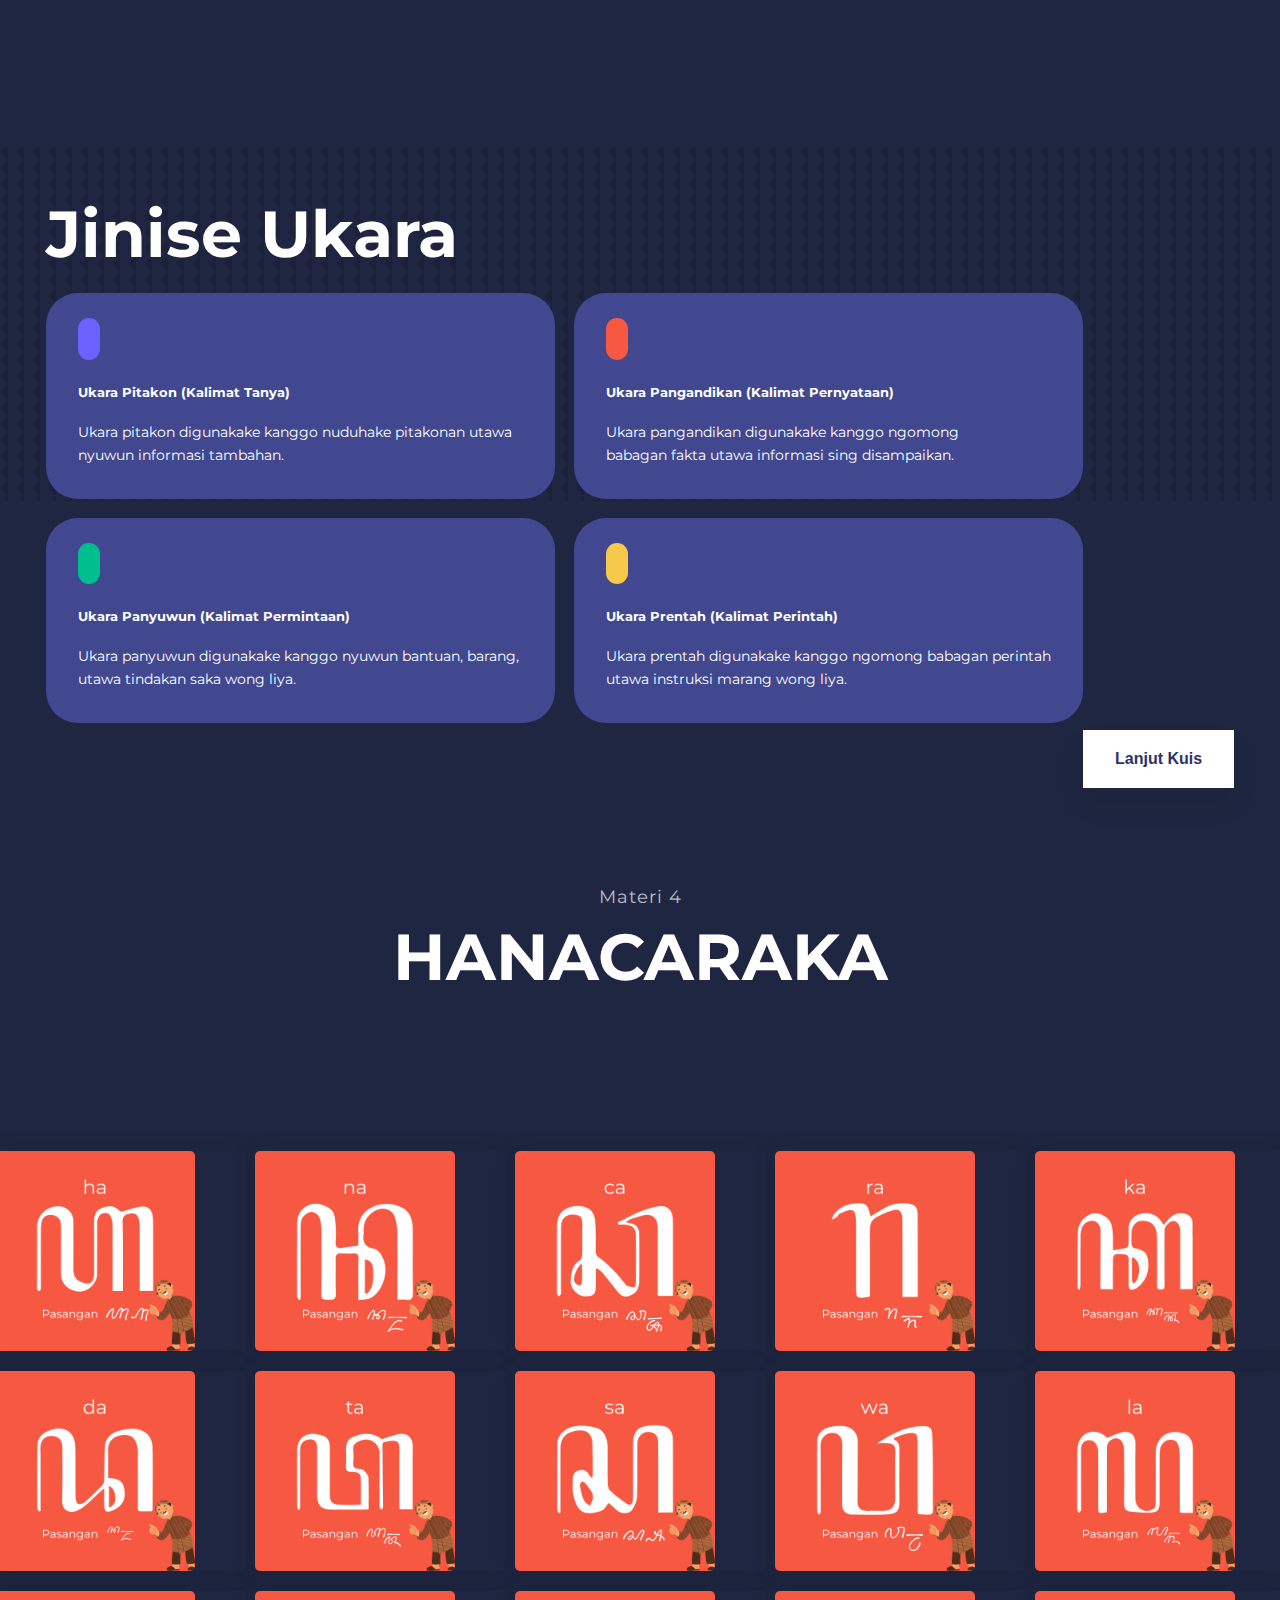
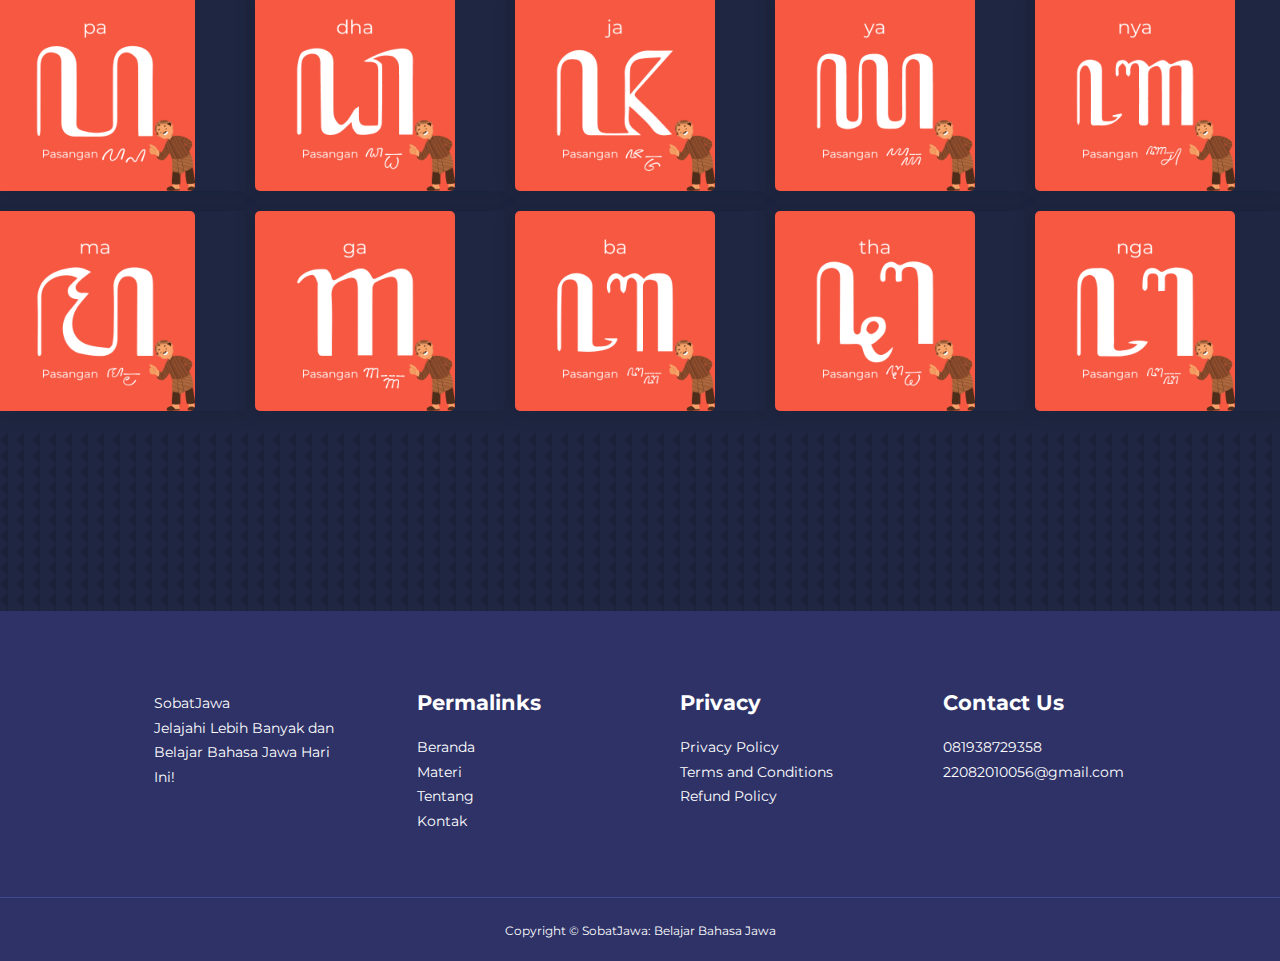
<file: course.html>
<!DOCTYPE html>
<html lang="en">
  <head>
    <meta charset="UTF-8" />
    <meta name="viewport" content="width=device-width, initial-scale=1.0" />
    <title>SobatJawa : Belajar Bahasa Jawa</title>

    <link rel="stylesheet" href="./css/style.css" />
    <link rel="stylesheet" href="./css/course.css" />
    <!-- iconscout -->
    <link
      rel="stylesheet"
      href="https://unicons.iconscout.com/release/v4.0.8/css/line.css"
    />
    <!-- font montserrat -->
    <link rel="preconnect" href="https://fonts.googleapis.com" />
    <link rel="preconnect" href="https://fonts.gstatic.com" crossorigin />
    <link
      href="https://fonts.googleapis.com/css2?family=Montserrat:ital,wght@0,100..900;1,100..900&display=swap"
      rel="stylesheet"
    />
    <link
      rel="stylesheet"
      href="https://cdnjs.cloudflare.com/ajax/libs/font-awesome/6.0.0-beta3/css/all.min.css"
    />
    <style>
      body {
        background-image: url("./images/bg-texture.png");
      }
    </style>

    <script>
      function goToQuiz1() {
          window.location.href = 'quiz1.html';
      }
  </script>
  <script>
    function goToQuiz2() {
        window.location.href = 'quiz2.html';
    }
</script>
<script>
  function goToQuiz3() {
      window.location.href = 'quiz3.html';
  }
</script>
  </head>
  <body>
    <nav>
      <div class="container nav_container">
        <a href="index.html"><h4>SobatJawa</h4></a>
        <ul class="nav_menu">
          <li><a href="index.html">Beranda</a></li>
          <li><a href="course.html">Materi</a></li>
          <li><a href="quiz.html">Kuis</a></li> 
          <li><a href="about.html">Tentang</a></li>
          <li><a href="contact.html">Kontak</a></li>
        </ul>
        <button id="open-menu-btn"><i class="uil uil-bars"></i></button>
        <button id="close-menu-btn"><i class="uil uil-multiply"></i></button>
      </div>
    </nav>

    <!-- NAVBAR END -->

    <!-- materi1 1 -->

    <section class="body_course">
      <div class="row">
        <div class="left">
          <img src="./images/unggah-ungguh1.png" alt="" />
        </div>
        <div class="right">
          <div class="content">
            <h4>Materi 1</h4>
            <h1>Unggah - Ungguh Basa</h1>
            <p>
              Unggah-ungguh basa yaiku tata krama utawa aturan ing ngucapake basa Jawa sing nganggo tingkatan-tingkatan 
              basa kanggo ngurmati wong liya adhedhasar status sosial, umur, lan kedudukan. Ana telung tingkat basa utama 
              ing unggah-ungguh basa Jawa, yaiku Ngoko, Krama Madya, lan Krama Inggil.
            </p>

            <p>
              Unggah-ungguh basa ana tingkatan e seng dibagi, yaiku : 
              <br>
              <br>
              <b>Ngoko</b> : Kaya ngomong karo teman sekelas, adik kelas, utawa konco sak umuran
              <br>
              <br>
              <b>Krama Madya</b> : Iki pas ngomong karo guru, kakak kelas, utawa wong sing ora duwe akrab banget.
              <br>
              <br>
              <b>Krama Inggil</b> : Basa iki pas kalo ngomong karo wong tuwa lan biasane digunakake karo pungkasan "panjenengan".

            </p>

          </div>
        </div>
      </div>

      <div class="row2">
        <div class="left2">
          <div class="content2">
            <p>
              Manfaat Unggah-Ungguh Basa : 
              <br>
              <br>
              <b> Ngurmati Lain</b>: Unggah-ungguh basa nggawe kita bisa ngurmati lan nggeh wong liya kanthi bener, sing bakal nggawe hubungan sosial kita luwih apik.
              <br>
              <br>
              <b> Njaga Budaya</b>:Nglakoni unggah-ungguh basa bakal njaga lan melestarikan budaya Jawa, ora mung cara ngomong, nanging uga tata krama lan aturan-aturan sosial.
              <br>
              <br>
              <b> Meningkatke Kepercayaan Diri</b>: Nglakoni unggah-ungguh basa sing apik bakal ningkatin kepercayaan diri kita, karena bisa ngomong utawa nulis basa Jawa kanthi lancar lan sopan.
            
            </p>
            <br>
            <br>

            <p>
              Unggah-ungguh basa Jawa iku penting kanggo njaga tata krama lan sopan santun ing masyarakat Jawa. 
              Kanthi nglakoni unggah-ungguh basa sing bener, kita ora mung ngurmati wong liya nanging uga njaga lan melestarikan budaya Jawa sing adi luhung.
            </p>

            <!-- <p>
              Unggah-ungguh basa Jawa iku penting kanggo njaga tata krama lan sopan santun ing masyarakat Jawa. 
              Kanthi nglakoni unggah-ungguh basa sing bener, kita ora mung ngurmati wong liya nanging uga njaga lan melestarikan budaya Jawa sing adi luhung.
            </p> -->
          </div>
        </div>
        <div class="right2">
          <img src="./images/unggah-ungguh2.png" alt="" />
        </div>
        
      </div>
      <div class="btn-course1">
          <button type="button" class="btn-button-1" onclick ="goToQuiz1()">Lanjut Kuis</button>
        </div>
    </section>

    <!-- materi 2 -->

    <section class="body2_course">
      <div class="main">
        <div class="img-course2">
          <img src="./images/struktur.png" alt="" />
        </div>
        <div class="all-text">
          <h4>Materi 2</h4>
          <h1>Struktur lan Kaidah</h1>
          <p>
            Struktur lan kaidah unggah-ungguh basa iki nggawe landasan kanggo ngomong lan nulis basa Jawa kanthi bener lan sopan. 
            Ing materi iki, kita bakal ngupas tentang struktur lan kaidah kanggo tiap-tiap tingkatan basa, ngoko, krama madya, lan krama inggil.
          </p>

          <p>
            Unggah-ungguh basa Jawa ora mung babagan cara ngomong, nanging uga babagan kandha lan krama. 
            Ngerti lan nglakoni struktur lan kaidah unggah-ungguh basa kanggo setiap tingkatan basa bakal nggawe komunikasi kanthi lancar lan sopan.
          </p>

          <div class="btn-course2">
            <button type="button" class="btn-button-2" onclick ="goToQuiz2()">Lanjut Kuis</button>
          </div>
        </div>
      </div>
    </section>

    <!-- materi 3 -->

   
    <section class="body3_course">
      <div class="course3">
        <div class="img-course3">
          <img src="./images/25273436_indofeb198.svg" alt="" />
        </div>
        <div class="all-text-course3">
          <h4>Materi 3</h4>
          <h1>UKARA</h1>
          <p>
            Ukara yaiku pitakonan, pangandikan, panyuwun, utawa perintah sing diwujudake karo wangun kalimat. 
            Dene iki kaya wayang ing basa Jawa, ukara nggawe jalan kanggo ngomong, nuduhake perasaan, ngadegake 
            panglantaran, utawa nyusun informasi.
          </p>

          <p>
            Struktur ukara kang apik kudu nduweni komponen-komponen sing penting, kaya <b>subyek (S)</b>, <b>predikat (P)</b>, <b>obyek (O)</b>, lan <b>keterangan (K)</b>.
          </p>
        </div>
      </div>
    </section>


    <section class="course3-card-slide">
      <div class="course3-container">
        <div class="course3-text">
          <h1>Jinise Ukara</h1>
        </div>
        <div class="course3_right">
          <article class="course3_pack">
              <span class="course3_pack_icon"><i class="uil uil-chat"></i></span>
              <h5>Ukara Pitakon (Kalimat Tanya)</h5>
              <p>Ukara pitakon digunakake kanggo nuduhake pitakonan utawa <br> nyuwun informasi tambahan.</p>
          </article>
          
          <article class="course3_pack">
              <span class="course3_pack_icon"><i class="uil uil-sign-alt"></i></span>
              <h5>Ukara Pangandikan (Kalimat Pernyataan)</h5>
              <p>Ukara pangandikan digunakake kanggo ngomong <br> babagan fakta utawa informasi sing disampaikan.</p>
          </article>

          <article class="course3_pack">
              <span class="course3_pack_icon"><i class="uil uil-letter-english-a"></i></i></span>
              <h5>Ukara Panyuwun (Kalimat Permintaan)</h5>
              <p>Ukara panyuwun digunakake kanggo nyuwun bantuan, barang, <br> utawa tindakan saka wong liya.</p>
          </article>

          <article class="course3_pack">
              <span class="course3_pack_icon"><i class="uil uil-archive"></i></span>
              <h5>Ukara Prentah (Kalimat Perintah)</h5>
              <p>Ukara prentah digunakake kanggo ngomong babagan perintah <br> utawa instruksi marang wong liya.</p>
          </article>
      </div>
      </div>
      <div class="btn-course3">
        <button type="button" class="btn-button-3" onclick ="goToQuiz3()">Lanjut Kuis</button>
      </div>
    </section>

    <!-- materi 4 -->

    <section class="course4_container">
      <div class="course4_headtext">
        <h4>Materi 4</h4>
        <h1>HANACARAKA</h1>
      </div>

    </section>

    <section class="course4">
     
      <div class="box_container">
        <div class="box">
          <img src="./images/1.png" alt="">
        </div>
        <div class="box">
          <img src="./images/2.png" alt="">
        </div>
        <div class="box">
          <img src="./images/3.png" alt="">
        </div>
        <div class="box">
          <img src="./images/4.png" alt="">
        </div>
        <div class="box">
          <img src="./images/5.png" alt="">
        </div>
        <div class="box">
          <img src="./images/6.png" alt="">
        </div>
        <div class="box">
          <img src="./images/7.png" alt="">
        </div>
        <div class="box">
          <img src="./images/8.png" alt="">
        </div>
        <div class="box">
          <img src="./images/9.png" alt="">
        </div>
        <div class="box">
          <img src="./images/10.png" alt="">
        </div>
        
        <div class="box">
          <img src="./images/11.png" alt="">
        </div>
        <div class="box">
          <img src="./images/12.png" alt="">
        </div>
        <div class="box">
          <img src="./images/13.png" alt="">
        </div>
        <div class="box">
          <img src="./images/14.png" alt="">
        </div>
        <div class="box">
          <img src="./images/15.png" alt="">
        </div>
        <div class="box">
          <img src="./images/16.png" alt="">
        </div>
        <div class="box">
          <img src="./images/17.png" alt="">
        </div>
        <div class="box">
          <img src="./images/18.png" alt="">
        </div>
        <div class="box">
          <img src="./images/19.png" alt="">
        </div>
        <div class="box">
          <img src="./images/20.png" alt="">
        </div>
      </div>
      
    </section>




    
    <footer>
      <div class="container footer_container">
        <div class="footer_1">
          <a href="index.html" class="footer_logo">SobatJawa</a>
          <p>
            Jelajahi Lebih Banyak dan Belajar Bahasa Jawa Hari Ini!
          </p>
        </div>

        <div class="footer_2">
          <h4>Permalinks</h4>
          <ul class="permalinks">
            <li><a href="index.html">Beranda</a></li>
            <li><a href="course.html">Materi</a></li>
            <li><a href="about.html">Tentang</a></li>
            <li><a href="contact.html">Kontak</a></li>
          </ul>
        </div>

        <div class="footer_3">
          <h4>Privacy</h4>
          <ul class="permalinks">
            <li><a href="#">Privacy Policy</a></li>
            <li><a href="#">Terms and Conditions</a></li>
            <li><a href="#">Refund Policy</a></li>
          </ul>
        </div>

        <div class="footer_4">
          <h4>Contact Us</h4>
          <div>
            <p>081938729358</p>
            <p>22082010056@gmail.com</p>
          </div>

          <ul class="footer_socials">
            <li>
              <a href="#"><i class="uil uil-facebook"></i></a>
            </li>
            <li>
              <a href="#"><i class="uil uil-instagram"></i></a>
            </li>
            <li>
              <a href="#"><i class="uil uil-twitter"></i></a>
            </li>
            <li>
              <a href="#"><i class="uil uil-linkedin-alt"></i></a>
            </li>
          </ul>
        </div>
      </div>

      <div class="footer_copyright">
        <small>Copyright &copy; SobatJawa: Belajar Bahasa Jawa</small>
      </div>
    </footer>

    <script src="./main.js"></script>
  </body>
</html>
</file>
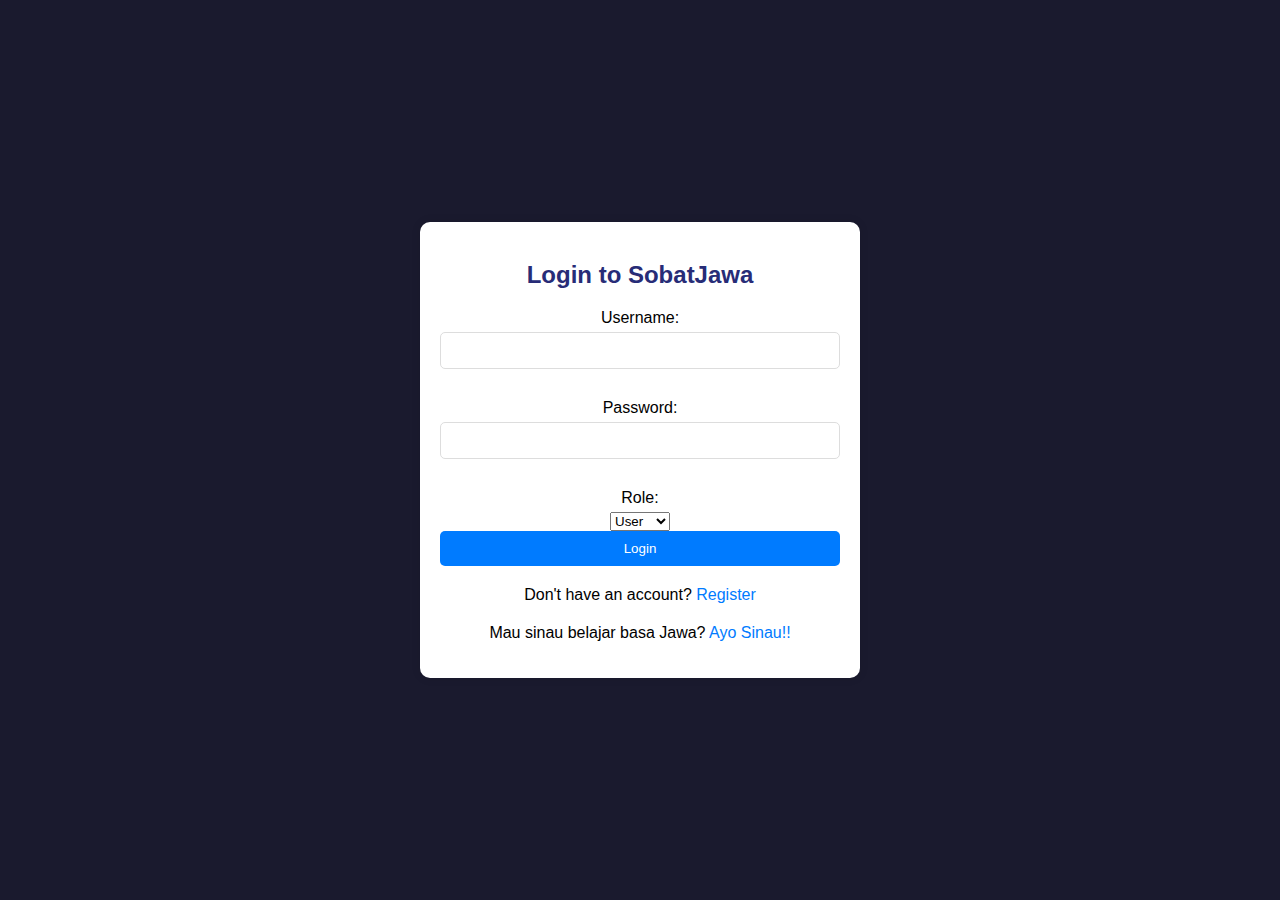
<file: login.html>
<!DOCTYPE html>
<html lang="en">
<head>
    <meta charset="UTF-8">
    <meta name="viewport" content="width=device-width, initial-scale=1.0">
    <title>Login - SobatJawa</title>
    <link rel="stylesheet" href="./css/login.css">
    <!-- iconscout -->
    <link rel="stylesheet" href="https://unicons.iconscout.com/release/v4.0.8/css/line.css">
    <!-- font montserrat -->
    <link rel="preconnect" href="https://fonts.googleapis.com">
    <link rel="preconnect" href="https://fonts.gstatic.com" crossorigin>
    <link href="https://fonts.googleapis.com/css2?family=Montserrat:ital,wght@0,100..900;1,100..900&display=swap" rel="stylesheet">
    <script>
        function handleRoleChange() {
            var role = document.getElementById("role").value;
            if (role === "admin") {
                window.location.href = "admin_login.html";
            }
        }
    </script>
</head>
<body>
    <div class="container">
        <h2>Login to SobatJawa</h2>
        <form action="login.php" method="POST">
            <label for="username">Username:</label>
            <input type="text" id="username" name="username" required>
            <label for="password">Password:</label>
            <input type="password" id="password" name="password" required>
            <label for="role">Role:</label>
            <select id="role" name="role" required onchange="handleRoleChange()">
                <option value="user">User</option>
                <option value="admin">Admin</option>
            </select>
            <button type="submit">Login</button>
        </form>
        <p>Don't have an account? <a href="register.html">Register</a></p>
        <p>Mau sinau belajar basa Jawa? <a href="index.html">Ayo Sinau!!</a></p>
    </div>
</body>
</html>
</file>
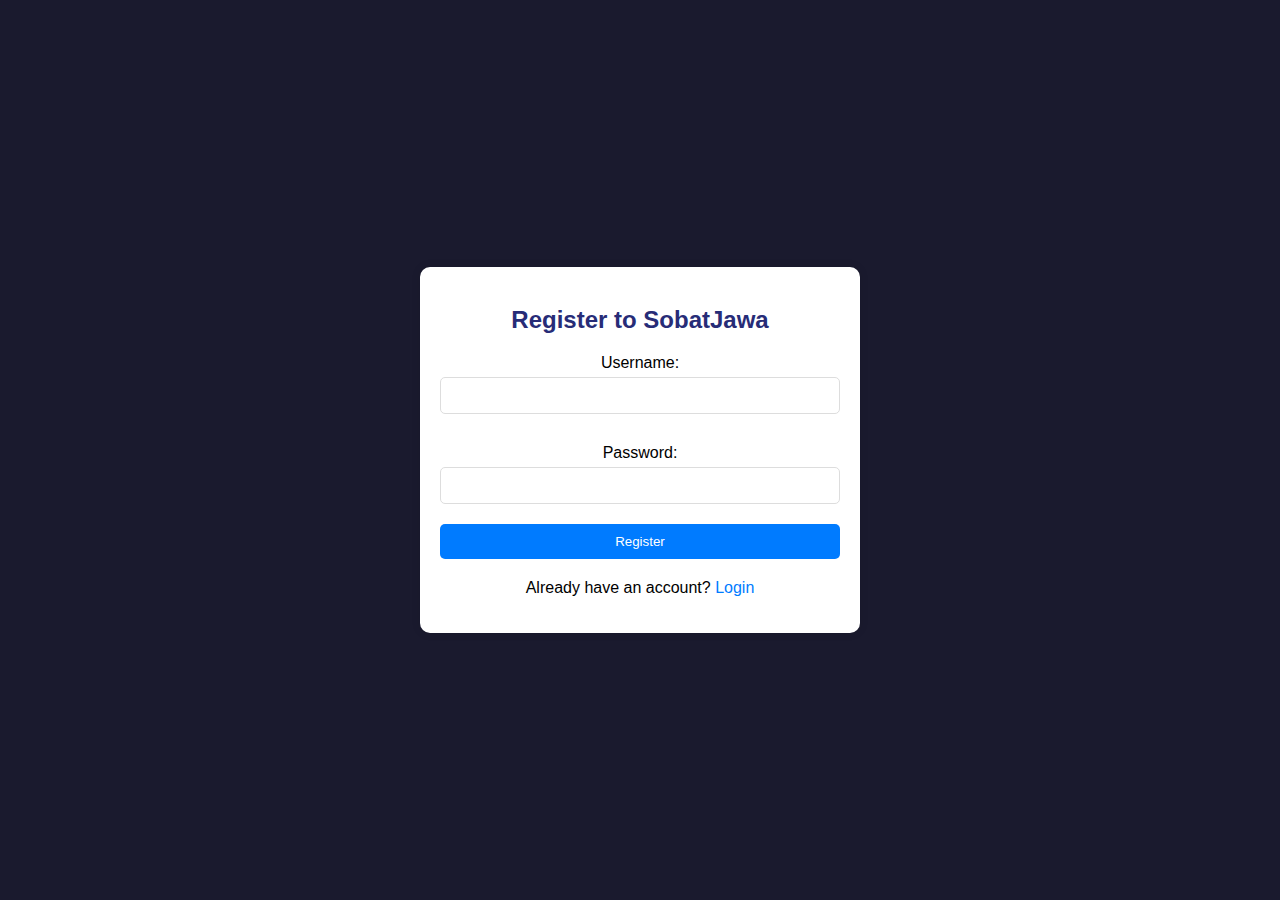
<file: register.html>
<!DOCTYPE html>
<html lang="en">
<head>
    <meta charset="UTF-8">
    <meta name="viewport" content="width=device-width, initial-scale=1.0">
    <title>Login - SobatJawa</title>
    <link rel="stylesheet" href="./css/login.css">
    <!-- iconscout -->
    <link rel="stylesheet" href="https://unicons.iconscout.com/release/v4.0.8/css/line.css">
    <!-- font montserrat -->
    <link rel="preconnect" href="https://fonts.googleapis.com">
    <link rel="preconnect" href="https://fonts.gstatic.com" crossorigin>
    <link href="https://fonts.googleapis.com/css2?family=Montserrat:ital,wght@0,100..900;1,100..900&display=swap" rel="stylesheet">
</head>
<body>
    <div class="container">
        <h2>Register to SobatJawa</h2>
        <form action="register.php" method="POST">
            <label for="reg-username">Username:</label>
            <input type="text" id="reg-username" name="username" required>
            <label for="reg-password">Password:</label>
            <input type="password" id="reg-password" name="password" required>
            <button type="submit">Register</button>
        </form>
        <p>Already have an account? <a href="login.html">Login</a></p>
    </div>
</body>
</html>
</file>
<file: css/style.css>
* {
  margin: 0;
  padding: 0;
  border: 0;
  outline: 0;
  text-decoration: none;
  list-style: none;
  box-sizing: border-box;
}

:root {
  --color-primary: #6c63ff;
  --color-success: #00bf8e;
  --color-warning: #f7c94b;
  --color-danger: #f75842;
  --color-danger-variant: rgba(247, 88, 66, 0.4);
  --color-white: #fff;
  --color-light: rgba(255, 255, 255, 0.7);
  --color-black: #000;
  --color-bg: #1f2641;
  --color-bg1: #2e3267;
  --color-bg2: #424890;

  --container-width-lg: 76%;
  --container-width-md: 90%;
  --container-width-sm: 94%;

  --transition: all 400ms ease;
}

body {
  font-family: "Montserrat", sans-serif;
  line-height: 1.7;
  color: var(--color-white);
  background: var(--color-bg);
}

.container {
  width: var(--container-width-lg);
  margin: 0 auto;
}

section {
  padding: 6rem 0;
}

section h2 {
  text-align: center;
  margin-bottom: 4rem;
}

h1,
h2,
h3,
h4,
h5 {
  line-height: 1.2;
}

h1 {
  font-size: 2.3rem;
}

h2 {
  font-size: 2rem;
}

h3 {
  font-size: 1.6rem;
}

h4 {
  font-size: 1.3rem;
}

a {
  color: var(--color-white);
}

img {
  width: 100%;
  display: block;
  object-fit: cover;
}

.btn {
  display: inline-block;
  background: var(--color-white);
  color: var(--color-black);
  padding: 1rem 2rem;
  border: 1px solid transparent;
  font-weight: 500;
}

.btn:hover {
  background: transparent;
  color: var(--color-white);
  border-color: var(--color-white);
}

.btn-primary {
  background: var(--color-danger);
  color: var(--color-white);
}

nav {
  background: transparent;
  width: 100vw;
  height: 5rem;
  position: fixed;
  top: 0;
  z-index: 11;
}

/* navbar style scroll */
.window-scroll {
  background: var(--color-primary);
  box-shadow: 0 1rem 2rem rgba(0, 0, 0, 0.2);
}

.nav_container {
  height: 100%;
  display: flex;
  justify-content: space-between;
  align-items: center;
}

nav button {
  display: none;
}

.nav_menu {
  display: flex;
  align-items: center;
  gap: 4rem;
}

.nav_menu a {
  font-size: 0.9rem;
  transition: var(--transition);
}

.nav_menu a:hover {
  color: var(--color-bg2);
}

/* header */

header {
  position: relative;
  top: 5rem;
  overflow: hidden;
  height: 90vh;
  margin-bottom: 5rem;
}

.header_container {
  display: grid;
  grid-template-columns: 1fr 1fr;
  align-items: center;
  gap: 7rem;
  height: 100%;
}

.header_left p {
  margin: 1rem 0 2.4rem;
}

/* COURSE */
.categories {
  background: var(--color-bg1);
  height: 43rem;
}

.categories h1 {
  line-height: 1;
  margin-bottom: 3rem;
}

.categories_container {
  display: grid;
  grid-template-columns: 40% 60%;
  /* gap: 4rem; */
}

.categories_left {
  margin-right: 4rem;
}

.categories_left p {
  margin: 1rem 0 3rem;
}

.categories_right {
  display: grid;
  grid-template-columns: repeat(2, 1fr);
  gap: 1.2rem;
}

.category {
  background: var(--color-bg2);
  padding: 2rem;
  border-radius: 2rem;
  transition: var(--transition);
}

.category:hover {
  box-shadow: 0 3rem 3rem rgba(0, 0, 0, 0.3);
  z-index: 1;
}

.category:nth-child(2) .category_icon {
  background: var(--color-danger);
}

.category:nth-child(3) .category_icon {
  background: var(--color-success);
}

.category:nth-child(4) .category_icon {
  background: var(--color-warning);
}

.category:nth-child(5) .category_icon {
  background: var(--color-success);
}

.category_icon {
  background: var(--color-primary);
  padding: 0.7rem;
  border-radius: 0.9rem;
}

.category h5 {
  margin: 2rem 0 1rem;
}

.category p {
  font-size: 0.85rem;
}

/* article */

.article {
  margin-top: 1rem;
}

.article_container {
  display: grid;
  grid-template-columns: repeat(3, 1fr);
  gap: 2rem;
}

.article_pack {
  background: var(--color-bg1);
  text-align: center;
  border: 1px solid transparent;
  transition: var(--transition);
}

.article_pack:hover {
  background: transparent;
  border-color: var(--color-primary);
}

.article_info {
  padding: 2rem;
}

.article_info p {
  margin: 1.2rem 0 2rem;
  font-size: 0.9rem;
}

/* FAQ */

.faqs {
  background: var(--color-bg1);
  box-shadow: inset 0 0 3rem rgba(0, 0, 0, 0.5);
}

.faqs_container {
  display: grid;
  grid-template-columns: 1fr 1fr;
  gap: 1rem;
}

.faq {
  padding: 2rem;
  display: flex;
  align-items: center;
  gap: 1.4rem;
  height: fit-content;
  background: var(--color-primary);
  cursor: pointer;
}

.faq h4 {
  font-size: 1rem;
  line-height: 2.2;
}

.faq_icon {
  align-self: flex-start;
  font-size: 1.2rem;
}

.faq p {
  margin-top: 0.8rem;
  display: none;
}

.faq.open p {
  display: block;
}

/* testimoni */

.testimonial_container {
  overflow-x: hidden;
  position: relative;
  margin-bottom: 5rem;
}

.testimonial {
  padding-top: 2rem;
}

.avatar {
  width: 6rem;
  height: 6rem;
  border-radius: 50%;
  overflow: hidden;
  margin: 0 auto 1rem;
  border: 1rem solid var(--color-bg1);
}

.testimonial_info {
  text-align: center;
}

.testimonial_body {
  background: var(--color-primary);
  padding: 2rem;
  margin-top: 3rem;
  position: relative;
}

.testimonial_body::before {
  content: "";
  display: block;
  background: linear-gradient(
    135deg,
    transparent,
    var(--color-primary),
    var(--color-primary),
    var(--color-primary)
  );
  width: 3rem;
  height: 3rem;
  position: absolute;
  left: 50%;
  top: -1.5rem;
  transform: rotate(45deg);
}

/* footer */

footer {
    background: var(--color-bg1);
    padding-top: 5rem;
    font-size: 0.9rem;
    
}

.footer_container {
    display: grid;
    grid-template-columns: repeat(4, 1fr);
    gap: 5rem;
}

.footer_container > div h4 {
    margin-bottom: 1.2rem;
}

.footer_1 p {
    margin: 0 0 2rem;
}

footer ul li a:hover {
    text-decoration: underline;

}

.footer_social {
    display: flex;
    gap: 1rem;
    font-size: 1.2rem;
    margin-top: 2rem;
}

.footer_copyright {
    text-align: center;
    margin-top: 4rem;
    padding: 1.2rem 0;
    border-top: 1px solid var(--color-bg2);
}

/* MEDIA QUERY TABLETS */

@media screen and (max-width: 1024px) {
  .container {
    width: var(--container-width-md);
  }

  h1 {
    font-size: 2.2rem;
  }

  h2 {
    font-size: 1.7rem;
  }

  h3 {
    font-size: 1.4rem;
  }

  h4 {
    font-size: 1.2rem;
  }

  /* NAVBAR */
  nav button {
    display: inline-block;
    background: transparent;
    font-size: 1.8rem;
    color: var(--color-white);
    cursor: pointer;
  }

  nav button#close-menu-btn {
    display: none;
  }

  .nav_menu {
    position: fixed;
    top: 5rem;
    right: 5%;
    height: fit-content;
    width: 18rem;
    flex-direction: column;
    gap: 0;
    display: none;
  }

  .nav_menu li {
    width: 100%;
    height: 5.8rem;
    animation: animateNavItems 400ms linear forwards;
    transform-origin: top right;
    opacity: 0;
  }

  .nav_menu li:nth-child(2) {
    animation-delay: 200ms;
  }

  .nav_menu li:nth-child(3) {
    animation-delay: 400ms;
  }

  .nav_menu li:nth-child(4) {
    animation-delay: 600ms;
  }

  @keyframes animatedNavItems {
    0% {
      transform: rotateZ(-90deg) rotateX(90deg) scale(0.1);
    }
    100% {
      transform: rotateZ(0) rotateX(0) scale(1);
      opacity: 1;
    }
  
  }

  .nav_menu li a {
    background: var(--color-primary);
    box-shadow: -4rem 6rem 10rem rgba(0, 0, 0, 0.6);
    width: 100%;
    height: 100%;
    display: grid;
    place-items: center;
  }

  .nav_menu li a:hover {
    background: var(--color-bg2);
    color: var(--color-white);
  }

  /* HEADER */

  header {
    height: 52vh;
    margin-bottom: 4rem;
  }

  .header_container {
    gap: 0;
    padding-bottom: 3rem;
  }

  /* COURSE */

  .categories {
    height: auto;
  }

  .categories_container {
    grid-template-columns: 1fr;
    gap: 3rem;
  }

  .categories_left {
    margin-right: 0;
  }

  /* ARTICLE */

  .article {
    margin-top: 0;
  }

  .article_container {
    grid-template-columns: 1fr 1fr;
  }

  /* FAQ */

  .faqs_container {
    grid-template-columns: 1fr;
  }

  .faq {
    padding: 1.5rem;
  }

  /* FOOTER */

  .footer_container {
    grid-template-columns: 1fr 1fr;
  }

}

/* MEDIA QUERY PHONE */

@media screen and (max-width: 600px) {
  .container {
    width: var(--container-width-sm);
  }

  /* NAVBAR */
  .nav_menu {
    right: 3%;
  }

  /* HEADER */
  header {
    height: 100vh;
  }

  .header_container {
    grid-template-columns: 1fr;
    text-align: center;
    margin-top: 0;
  }

  .header_left p {
    margin-bottom: 1.3rem;
  }

  /* COURSE */
  .categories_right {
    grid-template-columns: 1fr 1fr;
    gap: 0.7rem;
  }

  .category {
    padding: 1rem;
    border-radius: 1rem;
  }

  .category_icon {
    margin-top: 4px;
    display: inline-block;
  }

  /* ARTICLE */
  .article_container {
    grid-template-columns: 1fr;
  }

  /*  */

  .testimonial_body {
    padding: 1.2rem;
  }

  /* FOOTER */
  .footer_container {
    grid-template-columns: 1fr;
    text-align: center;
    gap: 2rem;

  }

  .footer_1 p {
    margin: 1rem auto;
  }

  .footer_social {
    justify-content: center ;
  }
}
</file>
<file: css/about.css>
.team {
    background: var(--color-bg1);
    box-shadow: inset 0 0 3rem rgba(0, 0, 0, 0.5);

}

.team_container {
    display: grid;
    grid-template-columns: repeat(3, 1fr);
    gap: 2rem;
}

.team_member {
    background: var(--color-bg2);
    padding: 2rem;
    border: 1px solid transparent;
    transition: var(--transition);
    position: relative;
    overflow: hidden;
}

.team_member:hover {
    background: transparent;
    border-color: var(--color-primary);
}

.team_member-img img {
    filter: saturate(0);
}

.team_member:hover img {
    filter: saturate(1);
}


.team_member-info * {
    text-align: center;
    margin-top: 1.4rem;
}

.team_member-info p {
    color: var(--color-light);
}

.team_member-social {
    position: absolute;
    top: 50%;
    transform: translateY(-50%);
    right: -100%;
    display: flex;
    flex-direction: column;
    background: var(--color-primary);
    border-radius: 1rem 0 0 1rem;
    box-shadow: -2rem 0 2rem rgba(0, 0, 0, 0.3);
    transition: var(--transition);
}

.team_member:hover .team_member-social {
    right: 0;
}

.team_member-social a {
    padding: 1rem;

}

/* MEDIA QUERY TAB */

@media screen and (max-width: 1024px) {
    .team_container {
        grid-template-columns: repeat(3, 1fr);
        gap: 1.5rem;
    }

    .team_member {
        padding: 1rem;

    }
}


/* MEDIA QUERY hp */

@media screen and (max-width: 600px) {
    .team_container {
        grid-template-columns: 1fr 1fr;
        gap: 0.7rem;
    }

    .team_member {
        padding: 0;
    }

    .team_member p {
        margin-bottom: 1.5rem;
    }
}
</file>
<file: css/login.css>
body {
    background-color: #1a1a2e; /* Warna latar belakang */
    display: flex;
    justify-content: center;
    align-items: center;
    height: 100vh;
    margin: 0;
    font-family: Arial, sans-serif;
}

.container {
    width: 400px;
    background-color: #fff;
    padding: 20px;
    border-radius: 10px;
    box-shadow: 0 0 10px rgba(0, 0, 0, 0.1);
    text-align: center;
}

h2 {
    color: #272c77;
    margin-bottom: 20px;
}

label {
    display: block;
    margin: 10px 0 5px;
    color: #000; /* Warna teks label */
}

input {
    width: 100%;
    padding: 10px;
    margin-bottom: 20px;
    border: 1px solid #ddd;
    border-radius: 5px;
    box-sizing: border-box;
}

button {
    width: 100%;
    padding: 10px;
    background-color: #007bff;
    color: #fff;
    border: none;
    border-radius: 5px;
    cursor: pointer;
}

button:hover {
    background-color: #0056b3;
}

p {
    margin-top: 20px;
}

a {
    color: #007bff;
    text-decoration: none;
}

a:hover {
    text-decoration: underline;
}
</file>
<file: css/contact.css>
.contact_container {
    background: var(--color-bg1);
    padding: 4rem;
    display: grid;
    grid-template-columns: 40% 60%;
    gap: 4rem;
    height: 30rem;
    margin: 7rem auto;
    border-radius: 1rem;
}

/* ASIDE */

.contact_aside {
    background: var(--color-primary);
    padding: 3rem;
    border-radius: 1rem;
    position: relative;
    bottom: 10rem;

}

.aside_img {
    width: 12rem;
    margin-bottom: 2rem;
}

.contact_aside h2 {
    text-align: left;
    margin-bottom: 1rem;
}

.contact_aside p {
    font-size: 0.9rem;
    margin-bottom: 2rem;
}

.contact_details li {
    display: flex;
    gap: 1rem;
    align-items: center;
    margin-bottom: 1rem;
}

.contact_social {
    display: flex;
    gap: 0.8rem;
    margin-top: 3rem;
}

.contact_social a {
    background: var(--color-bg2);
    padding: 0.5rem;
    border-radius: 50%;
    font-size: 0.9rem;
    transition: var(--transition);
}

.contact_social a:hover {
    background: transparent;
}

/* FORM */

.contact_form {
    display: flex;
    flex-direction: column;
    gap: 1.2rem;
    margin-right: 4rem;
}

.form_name {
    display: flex;
    gap: 1.7rem;

}

.contact_form input[type="text"] {
    width: 50%;
}

input, textarea {
    width: 100%;
    padding: 1rem;
    background: var(--color-bg);
    color: var(--color-white);
}

.contact_form .btn {
    width: max-content;
    margin-top: 1rem;
    cursor: pointer;

}

/* MEDIA QUERY TABLET */

@media screen and (max-width: 1024px) {
    .contact {
        padding-bottom: 0;
    }

    .contact_container {
        gap: 1.5rem;
        margin-top: 3rem;
        height: auto;
        padding: 1.5rem;
    }

    .contact_aside {
        width: auto;
        padding: 1.5rem;
        bottom: 0;
    }

    .contact_form {
        align-items: center;
        margin-right: 1.5rem;
    }
}

/* MEDIA QUERY PHONE */

@media screen and (max-width: 600px) {
    .contact_container {
        grid-template-columns: 1fr;
        gap: 3rem;
        margin-top: 0;
        padding: 0;

    }

    .contact_form {
        margin: 0 1.5rem 3rem;

    }

    .form_name {
        flex-direction: column;
    }

    .form_name input[type="text"] {
        width: 100%;
    }
}
</file>
<file: css/course.css>
.body_course {
  width: 100%;
  min-height: 100vh;
  display: grid;
  place-items: center;
}

.row {
  width: 80%;
  max-width: 1170px;
  display: grid;
  grid-template-columns: repeat(2, 1fr);
  grid-gap: 50px 30px;
  padding-bottom: 50px;
}

.content h1 {
  font-size: 65px;
  color: var(--color-white);
  font-weight: 700;
  margin-bottom: 20px;
  align-items: center;
}

.content h4 {
  font-size: 18px;
  color: var(--color-light);
  letter-spacing: 1px;
  font-weight: 400;
  margin-bottom: 10px;
}

.row h4,
h1 {
  justify-content: center;
}

.row .left {
  overflow: hidden;
}

.row .left img {
  width: 100%;
  height: 100%;
  object-fit: fill;
  transition: 1s;
  border-radius: 5%;
}

.row .left:hover img {
  transform: scale(1.1);
  background: var(--color-danger);
}

.row2 {
  width: 80%;
  max-width: 1170px;
  display: grid;
  grid-template-columns: repeat(2, 1fr);
  grid-gap: 50px 30px;
  padding-bottom: 50px;
}

.row2 .right2 {
  overflow: hidden;
}

.row2 .right2 img {
  width: 100%;
  height: 100%;
  object-fit: cover;
  transition: 1s;
  border-radius: 5%;

}

.row2 .right2:hover img {
  transform: scale(1.1);
  background: var(--color-danger);
}

.row .right .content p {
  font-size: 16px;
  line-height: 26px;
  padding-bottom: 15px;
}

.row2 .right2 .content2 p {
  font-size: 16px;
  line-height: 26px;
  padding-bottom: 15px;
}

.btn-course1 button {
  background: var(--color-bg1);
  padding: 20px 32px;
  font-size: 16px;
  font-weight: bold;
  color: var(--color-white);
  border: none;
  outline: none;
  box-shadow: 0px 16px 32px 0px rgb(0 0 0 / 6%);
  margin-right: 20px;
}

.btn-course1 button:hover {
  background-color: var(--color-danger);
  color: var(--color-white);
  transition: 0.3s;
  cursor: pointer;
}

.btn-course1 .btn-button-1 {
  background: var(--color-white);
  color: var(--color-bg1);
}

@media (max-width: 991px) {
  .row .right .content {
    padding-left: 0;
    text-align: left;
    margin-top: 40px;
  }

  .row2 .right2 .content2 {
    padding-left: 0;
  }
}

@media (max-width: 768px) {
  .row {
    width: 90%;
    grid-template-columns: 1fr;
  }

  .row2 {
    width: 90%;
    grid-template-columns: 1fr;
  }

  .content h1 {
    font-size: 45px;
    margin-bottom: 20px;
  }
}

/* materi2 */

.body2_course {
  height: 100vh;
  width: 100%;
  display: flex;
  background: var(--color-bg2);
  justify-content: center;
  align-items: center;
}

.body2_course .main img {
  width: 580px;
  max-width: 100%;
  height: auto;
  padding: 0 10px;
}

.all-text {
  width: 600px;
  max-width: 100%;
  padding: 0 10px;
}

.main {
  width: 1290px;
  max-width: 95%;
  margin: 0 auto;
  display: flex;
  flex-wrap: wrap;
  align-items: center;
  justify-content: space-around;
}

.all-text h4 {
  font-size: 18px;
  color: var(--color-light);
  letter-spacing: 1px;
  font-weight: 400;
  margin-bottom: 10px;
}

.all-text h1 {
  font-size: 65px;
  color: var(--color-white);
  font-weight: 700;
  margin-bottom: 20px;
}

.all-text p {
  font-size: 16px;
  color: var(--color-light);
  line-height: 30px;
  margin-bottom: 35px;
}

.btn-course2 button {
  background: var(--color-bg1);
  padding: 20px 32px;
  font-size: 16px;
  font-weight: bold;
  color: var(--color-white);
  border: none;
  outline: none;
  box-shadow: 0px 16px 32px 0px rgb(0 0 0 / 6%);
  margin-right: 20px;
}

.btn-course2 button:hover {
  background-color: var(--color-danger);
  color: var(--color-white);
  transition: 0.3s;
  cursor: pointer;
}

.btn-course2 .btn-button-2 {
  background: var(--color-white);
  color: var(--color-bg1);
}

.main .course2 {
  overflow: hidden;
}

.main .img-course2 img {
  width: 100%;
  height: 100%;
  object-fit: cover;
  border-radius: 5%;
  transition: 0.3s;
}

.main .img-course2:hover img {
  transform: scale(1.1);
  background: var(--color-danger);
}

@media screen and (max-width: 1250px) {
  .body2_course {
    width: 100%;
    height: auto;
    padding: 60px 0;
  }

  .all-text {
    text-align: left;
    margin-top: 40px;
  }
}

@media screen and (max-width: 650px) {
  .body2_course .main img {
    margin-bottom: 35px;
  }

  .all-text h1 {
    font-size: 45px;
    margin-bottom: 20px;
  }
}

/* materi 3 */

.body3_course {
  height: 100vh;
  width: 100%;
  display: flex;
  background: var(--color-bg);
  justify-content: center;
  align-items: center;
}

.body3_course .course3 img {
  width: 580px;
  max-width: 100%;
  height: auto;
  padding: 0 10px;
}

.all-text-course3 {
  width: 600px;
  max-width: 100%;
  padding: 0 10px;
}

.course3 {
  width: 1290px;
  max-width: 95%;
  margin: 0 auto;
  display: flex;
  flex-wrap: wrap;
  align-items: center;
  justify-content: space-around;
}

.all-text-course3 h4 {
  font-size: 18px;
  color: var(--color-light);
  letter-spacing: 1px;
  font-weight: 400;
  margin-bottom: 10px;
}

.all-text-course3 h1 {
  font-size: 65px;
  color: var(--color-white);
  font-weight: 700;
  margin-bottom: 20px;
}

.all-text-course3 p {
  font-size: 16px;
  color: var(--color-light);
  line-height: 30px;
  margin-bottom: 35px;
}

/* CARD COURSE 3 */

.course3-card-slide {
  min-height: 10vh;
  display: flex;
  align-items: center;
  justify-content: center;
  height: 39rem;
  /* background-color: var(--color-bg); */
}

.course3-text h1 {
  font-size: 65px;
  color: var(--color-white);
  font-weight: 700;
  margin-bottom: 20px;
}

.course3_right {
  display: grid;
  grid-template-columns: repeat(2, 1fr);
  gap: 1.2rem;
}

.course3_pack {
  background: var(--color-bg2);
  padding: 2rem;
  border-radius: 2rem;
  transition: var(--transition);
}

.course3_pack:hover {
  box-shadow: 0 3rem 3rem rgba(0, 0, 0, 0.3);
  z-index: 1;
}

.course3_pack:nth-child(2) .course3_pack_icon {
  background: var(--color-danger);
}

.course3_pack:nth-child(3) .course3_pack_icon {
  background: var(--color-success);
}

.course3_pack:nth-child(4) .course3_pack_icon {
  background: var(--color-warning);
}

.course3_pack:nth-child(5) .course3_pack_icon {
  background: var(--color-success);
}

.course3_pack_icon {
  background: var(--color-primary);
  padding: 0.7rem;
  border-radius: 0.9rem;
}

.course3_pack h5 {
  margin: 2rem 0 1rem;
  margin-bottom: 20px;
}

.course3_pack p {
  font-size: 0.85rem;
}

.btn-course3 button {
  background: var(--color-white);
  padding: 20px 32px;
  font-size: 16px;
  font-weight: bold;
  color: var(--color-bg1);
  border: none;
  outline: none;
  box-shadow: 0px 16px 32px 0px rgb(0 0 0 / 6%);
  margin-top: 600px;
}

.btn-course3 button:hover {
  background-color: var(--color-danger);
  color: var(--color-white);
  transition: 0.3s;
  cursor: pointer;
}

.btn-course3 .btn-button-1 {
  background: var(--color-white);
  color: var(--color-bg1);
}

/* media query tablet */
@media screen and (max-width: 1250px) {
  .body3_course {
    width: 100%;
    height: auto;
    padding: 60px 0;
  }

  .all-text-course3 {
    text-align: left;
    margin-top: 40px;
  }
  .categories {
    height: auto;
  }

  .categories_container {
    grid-template-columns: 1fr;
    gap: 3rem;
  }

  .categories_left {
    margin-right: 0;
  }
}

/* media query phone */
@media screen and (max-width: 650px) {
  .body3_course .main img {
    margin-bottom: 35px;
  }

  .all-text-course3 h1 {
    font-size: 45px;
    margin-bottom: 20px;
  }

  .categories_right {
    grid-template-columns: 1fr 1fr;
    gap: 0.7rem;
  }

  .category {
    padding: 1rem;
    border-radius: 1rem;
  }

  .category_icon {
    margin-top: 4px;
    display: inline-block;
  }
}

/* materi 4 */

.course4_container {
  height: 100vh;
  width: 100%;
  display: flex;
  background: var(--color-bg);
  justify-content: center;
  align-items: center;
  margin-top: -30vh;
}

.course4_headtext {
  width: 600px;
  max-width: 100%;
  padding: 0 10px;
  text-align: center; /* Added to center align the container */
}

.course4_headtext h4 {
  font-size: 18px;
  color: var(--color-light);
  letter-spacing: 1px;
  font-weight: 400;
  margin-bottom: 10px;
  text-align: center; /* Added to center align the text */
}

.course4_headtext h1 {
  font-size: 65px;
  color: var(--color-white);
  font-weight: 700;
  margin-bottom: 20px;
  text-align: center; /* Added to center align the text */
}

/* materi 4.2 */

.course4 {
  height: 100vh;
  width: 100%;
  display: flex;
  background: var(--color-bg);
  justify-content: center;
  align-items: center;
  margin-top: -30vh;
  margin-bottom: 20vh;
}

.box_container {
  width: 90%;
  padding: 20px;
  margin: 100px auto;
  display: grid;
  grid-template-columns: repeat(5, 1fr);
  /* column-gap: 5px; Reduced horizontal space between the boxes */
  row-gap: 20px; 
  max-width: 1200px;
  flex-direction: row;
  justify-content: center;
}

.box {
  width: 250px;
  margin: 0 5px;
  box-shadow: 0 0 20px 2px rgba(0, 0, 0, 0.1);
  transition: 1s;
}

.box img {
  display: block;
  width: 80%;
  border-radius: 5px;
}

.box:hover {
  transform: scale(1.3);
  z-index: 2;
}

/* Responsive styles for max-width: 1250px */
@media (max-width: 1250px) {
  .box_container {
    /* height: 20px; */
    grid-template-columns: repeat(2, 1fr);
    row-gap: 30px;
  }
}

/* Responsive styles for max-width: 650px */
@media (max-width: 650px) {
  .course4_container, .course4 {
    height: auto;
    margin-top: 40px;
    padding: 20px 0;
  }

  .course4_headtext h1 {
    /* margin-top: 40px; */
    font-size: 35px;
  }

  .box_container {
    grid-template-columns: 1fr;
    margin-top: 50px;
  }

  .box {
    width: 90%;
    margin: 10px auto;
  }

  .box img {
    width: 100%;
  }
}
</file>
